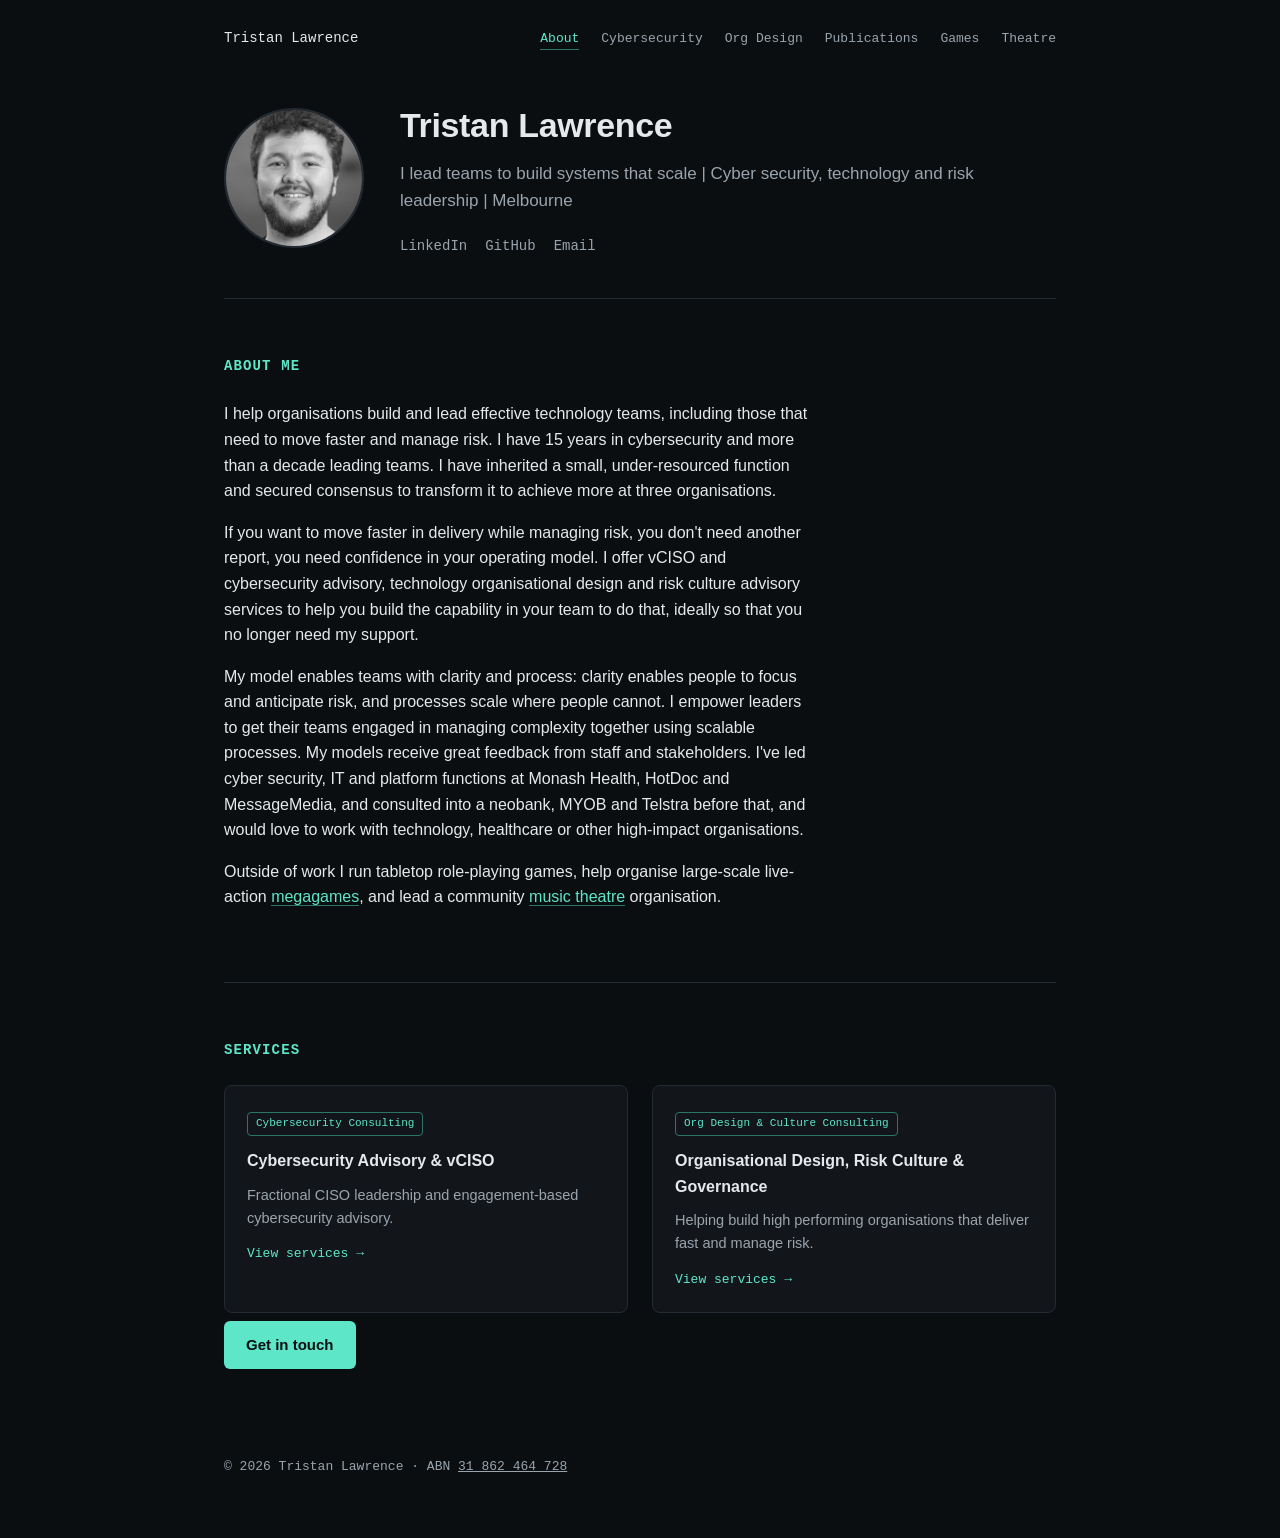
<file: index.html>
<!DOCTYPE html>
<html lang="en">
<head>
<meta charset="UTF-8">
<meta name="viewport" content="width=device-width, initial-scale=1.0">
<title>Tristan Lawrence — vCISO &amp; Risk Culture Consulting</title>
<meta name="description" content="Tristan Lawrence — vCISO advisory, organisational design and risk culture consulting. Melbourne, Australia.">
<link rel="stylesheet" href="assets/css/style.css">
</head>
<body>
<div class="wrap">
  <nav class="sitenav">
    <a class="brand" href="index.html">Tristan Lawrence</a>
    <ul>
      <li><a href="index.html" aria-current="page">About</a></li>
      <li><a href="cybersecurity-services.html">Cybersecurity</a></li>
      <li><a href="organisational-design.html">Org Design</a></li>
      <li><a href="publications.html">Publications</a></li>
      <li><a href="games.html">Games</a></li>
      <li><a href="theatre.html">Theatre</a></li>
    </ul>
  </nav>
  <header class="site">
    <div class="hero">
      <img src="assets/img/headshot.jpg" alt="Tristan Lawrence">
      <div>
        <h1>Tristan Lawrence</h1>
        <p class="tagline">I lead teams to build systems that scale | Cyber security, technology and risk leadership | Melbourne</p>
        <nav class="social">
          <a href="https://www.linkedin.com/in/tristandlawrence/">LinkedIn</a>
          <a href="https://github.com/tristandlawrence">GitHub</a>
          <a href="mailto:tristan_lawrence@hotmail.com">Email</a>
        </nav>
      </div>
    </div>
  </header>

  <section>
    <h2>About me</h2>
    <p>I help organisations build and lead effective technology teams, including those that need to move faster and manage risk. I have 15 years in cybersecurity and more than a decade leading teams. I have inherited a small, under-resourced function and secured consensus to transform it to achieve more at three organisations.</p>
    <p>If you want to move faster in delivery while managing risk, you don't need another report, you need confidence in your operating model. I offer vCISO and cybersecurity advisory, technology organisational design and risk culture advisory services to help you build the capability in your team to do that, ideally so that you no longer need my support.</p>
    <p>My model enables teams with clarity and process: clarity enables people to focus and anticipate risk, and processes scale where people cannot. I empower leaders to get their teams engaged in managing complexity together using scalable processes. My models receive great feedback from staff and stakeholders. I've led cyber security, IT and platform functions at Monash Health, HotDoc and MessageMedia, and consulted into a neobank, MYOB and Telstra before that, and would love to work with technology, healthcare or other high-impact organisations.</p>
    <p class="interests">Outside of work I run tabletop role-playing games, help organise large-scale live-action <a href="games.html">megagames</a>, and lead a community <a href="theatre.html">music theatre</a> organisation.</p>
  </section>

  <section>
    <h2>Services</h2>
    <div class="services">
      <a class="service service-link" href="cybersecurity-services.html">
        <span class="tag">Cybersecurity Consulting</span>
        <h3>Cybersecurity Advisory &amp; vCISO</h3>
        <p>Fractional CISO leadership and engagement-based cybersecurity advisory.</p>
        <span class="arrow">View services →</span>
      </a>
      <a class="service service-link" href="organisational-design.html">
        <span class="tag">Org Design &amp; Culture Consulting</span>
        <h3>Organisational Design, Risk Culture &amp; Governance</h3>
        <p>Helping build high performing organisations that deliver fast and manage risk.</p>
        <span class="arrow">View services →</span>
      </a>
    </div>
    <a class="cta" href="mailto:tristan_lawrence@hotmail.com">Get in touch</a>
  </section>

  <footer class="site">© 2026 Tristan Lawrence · ABN <a href="https://abr.business.gov.au/ABN/View?abn=31862464728">31 862 464 728</a></footer>
</div>
</body>
</html>
</file>
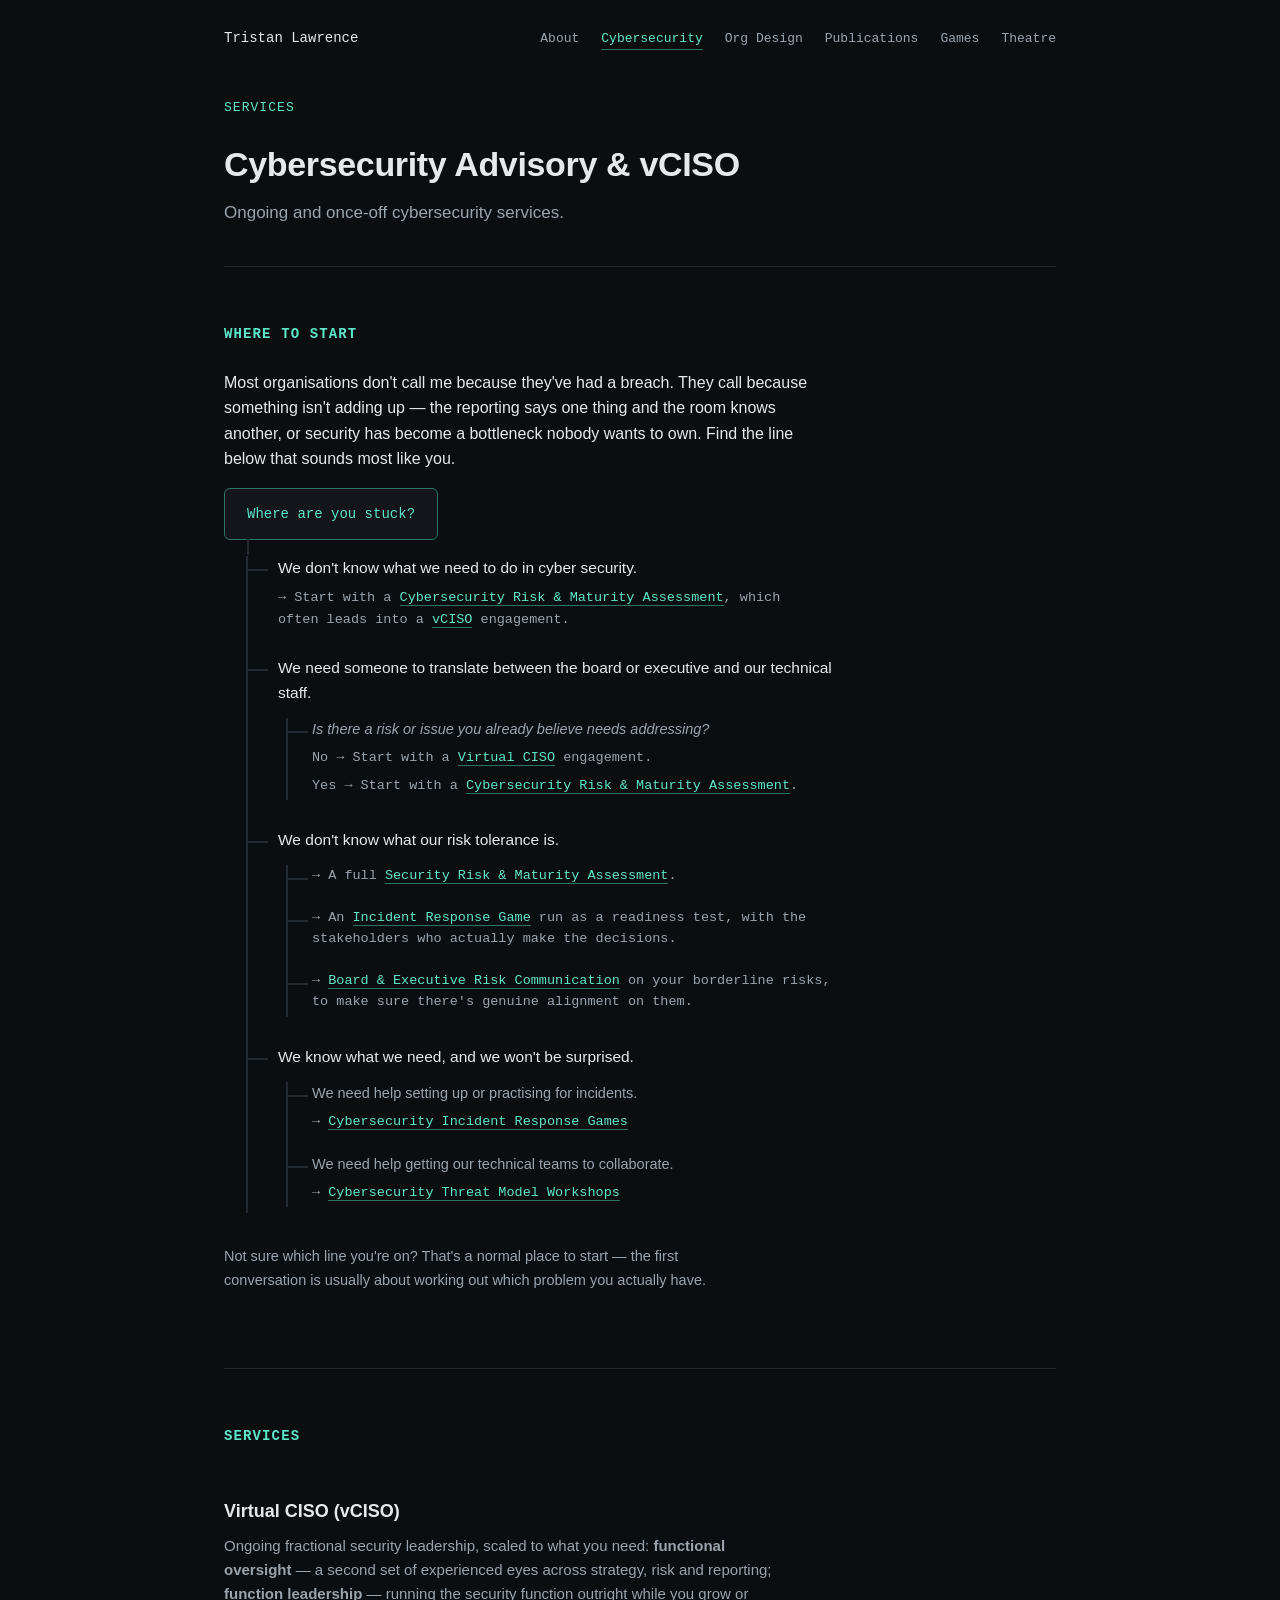
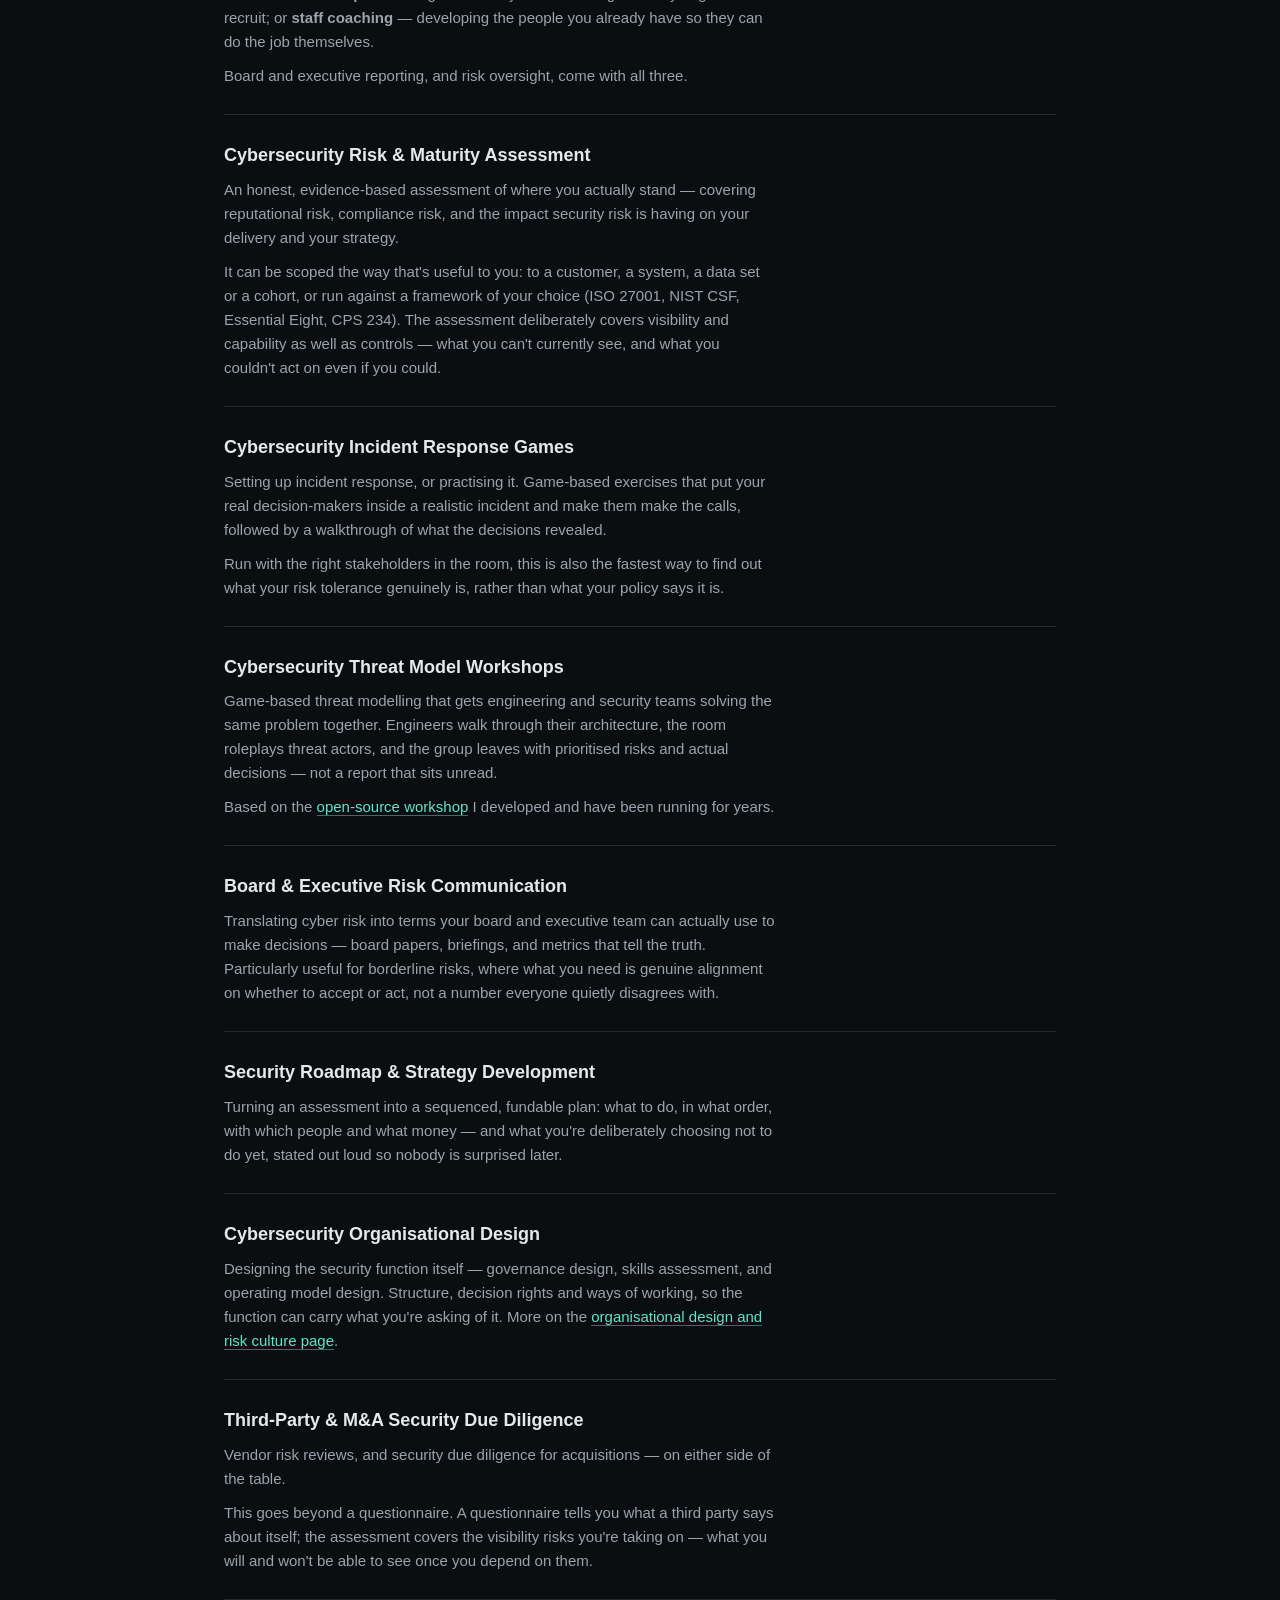
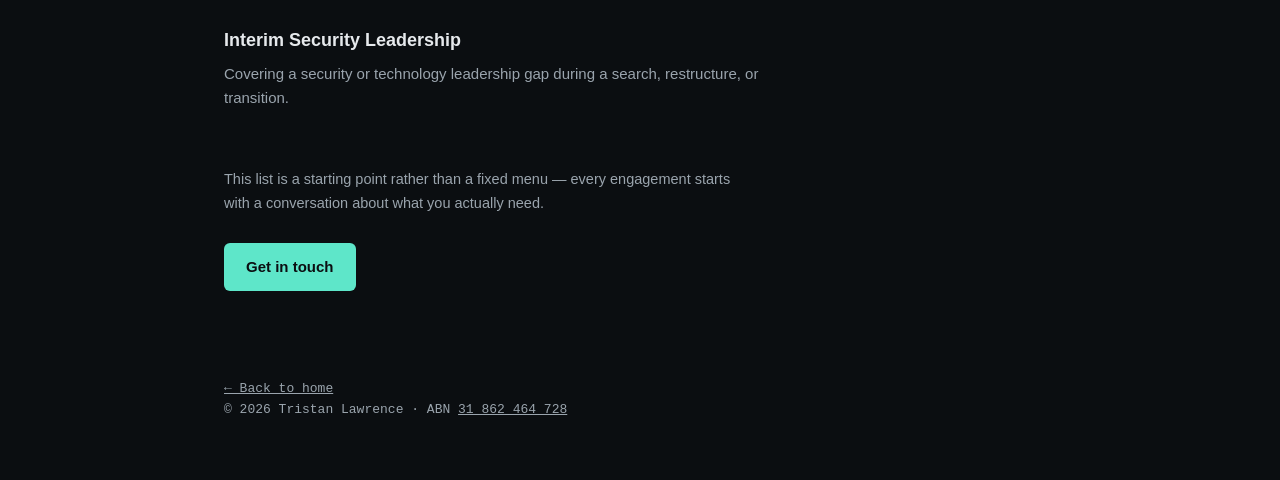
<file: cybersecurity-services.html>
<!DOCTYPE html>
<html lang="en">
<head>
<meta charset="UTF-8">
<meta name="viewport" content="width=device-width, initial-scale=1.0">
<title>Cybersecurity Advisory &amp; vCISO — Tristan Lawrence</title>
<link rel="stylesheet" href="assets/css/style.css">
</head>
<body>
<div class="wrap">
  <nav class="sitenav">
    <a class="brand" href="index.html">Tristan Lawrence</a>
    <ul>
      <li><a href="index.html">About</a></li>
      <li><a href="cybersecurity-services.html" aria-current="page">Cybersecurity</a></li>
      <li><a href="organisational-design.html">Org Design</a></li>
      <li><a href="publications.html">Publications</a></li>
      <li><a href="games.html">Games</a></li>
      <li><a href="theatre.html">Theatre</a></li>
    </ul>
  </nav>
  <header class="site">
    <p class="eyebrow">Services</p>
    <h1>Cybersecurity Advisory &amp; vCISO</h1>
    <p class="tagline">Ongoing and once-off cybersecurity services.</p>
  </header>

  <section>
    <h2>Where to start</h2>
    <p>Most organisations don't call me because they've had a breach. They call because something isn't adding up — the reporting says one thing and the room knows another, or security has become a bottleneck nobody wants to own. Find the line below that sounds most like you.</p>
    <div class="flow-start">Where are you stuck?</div>
    <ul class="flow-branches">

      <li class="flow-branch">
        <p class="flow-problem">We don't know what we need to do in cyber security.</p>
        <p class="flow-answer">→ Start with a <a href="#maturity">Cybersecurity Risk &amp; Maturity Assessment</a>, which often leads into a <a href="#vciso">vCISO</a> engagement.</p>
      </li>

      <li class="flow-branch">
        <p class="flow-problem">We need someone to translate between the board or executive and our technical staff.</p>
        <ul class="flow-branches">
          <li class="flow-branch">
            <p class="flow-q">Is there a risk or issue you already believe needs addressing?</p>
            <p class="flow-answer">No → Start with a <a href="#vciso">Virtual CISO</a> engagement.</p>
            <p class="flow-answer" style="margin-top:6px;">Yes → Start with a <a href="#maturity">Cybersecurity Risk &amp; Maturity Assessment</a>.</p>
          </li>
        </ul>
      </li>

      <li class="flow-branch">
        <p class="flow-problem">We don't know what our risk tolerance is.</p>
        <ul class="flow-branches">
          <li class="flow-branch">
            <p class="flow-answer">→ A full <a href="#maturity">Security Risk &amp; Maturity Assessment</a>.</p>
          </li>
          <li class="flow-branch">
            <p class="flow-answer">→ An <a href="#ir">Incident Response Game</a> run as a readiness test, with the stakeholders who actually make the decisions.</p>
          </li>
          <li class="flow-branch">
            <p class="flow-answer">→ <a href="#board">Board &amp; Executive Risk Communication</a> on your borderline risks, to make sure there's genuine alignment on them.</p>
          </li>
        </ul>
      </li>

      <li class="flow-branch">
        <p class="flow-problem">We know what we need, and we won't be surprised.</p>
        <ul class="flow-branches">
          <li class="flow-branch">
            <p class="flow-problem">We need help setting up or practising for incidents.</p>
            <p class="flow-answer">→ <a href="#ir">Cybersecurity Incident Response Games</a></p>
          </li>
          <li class="flow-branch">
            <p class="flow-problem">We need help getting our technical teams to collaborate.</p>
            <p class="flow-answer">→ <a href="#threatmodel">Cybersecurity Threat Model Workshops</a></p>
          </li>
        </ul>
      </li>

    </ul>
    <p class="note">Not sure which line you're on? That's a normal place to start — the first conversation is usually about working out which problem you actually have.</p>
  </section>

  <section>
    <h2>Services</h2>
    <div class="offer-list">

      <div class="offer" id="vciso">
        <h3>Virtual CISO (vCISO)</h3>
        <p>Ongoing fractional security leadership, scaled to what you need: <strong>functional oversight</strong> — a second set of experienced eyes across strategy, risk and reporting; <strong>function leadership</strong> — running the security function outright while you grow or recruit; or <strong>staff coaching</strong> — developing the people you already have so they can do the job themselves.</p>
        <p style="margin-top:10px;">Board and executive reporting, and risk oversight, come with all three.</p>
      </div>

      <div class="offer" id="maturity">
        <h3>Cybersecurity Risk &amp; Maturity Assessment</h3>
        <p>An honest, evidence-based assessment of where you actually stand — covering reputational risk, compliance risk, and the impact security risk is having on your delivery and your strategy.</p>
        <p style="margin-top:10px;">It can be scoped the way that's useful to you: to a customer, a system, a data set or a cohort, or run against a framework of your choice (ISO 27001, NIST CSF, Essential Eight, CPS 234). The assessment deliberately covers visibility and capability as well as controls — what you can't currently see, and what you couldn't act on even if you could.</p>
      </div>

      <div class="offer" id="ir">
        <h3>Cybersecurity Incident Response Games</h3>
        <p>Setting up incident response, or practising it. Game-based exercises that put your real decision-makers inside a realistic incident and make them make the calls, followed by a walkthrough of what the decisions revealed.</p>
        <p style="margin-top:10px;">Run with the right stakeholders in the room, this is also the fastest way to find out what your risk tolerance genuinely is, rather than what your policy says it is.</p>
      </div>

      <div class="offer" id="threatmodel">
        <h3>Cybersecurity Threat Model Workshops</h3>
        <p>Game-based threat modelling that gets engineering and security teams solving the same problem together. Engineers walk through their architecture, the room roleplays threat actors, and the group leaves with prioritised risks and actual decisions — not a report that sits unread.</p>
        <p style="margin-top:10px;">Based on the <a href="https://github.com/tristandlawrence/threat-modelling">open-source workshop</a> I developed and have been running for years.</p>
      </div>

      <div class="offer" id="board">
        <h3>Board &amp; Executive Risk Communication</h3>
        <p>Translating cyber risk into terms your board and executive team can actually use to make decisions — board papers, briefings, and metrics that tell the truth. Particularly useful for borderline risks, where what you need is genuine alignment on whether to accept or act, not a number everyone quietly disagrees with.</p>
      </div>

      <div class="offer" id="strategy">
        <h3>Security Roadmap &amp; Strategy Development</h3>
        <p>Turning an assessment into a sequenced, fundable plan: what to do, in what order, with which people and what money — and what you're deliberately choosing not to do yet, stated out loud so nobody is surprised later.</p>
      </div>

      <div class="offer" id="orgdesign">
        <h3>Cybersecurity Organisational Design</h3>
        <p>Designing the security function itself — governance design, skills assessment, and operating model design. Structure, decision rights and ways of working, so the function can carry what you're asking of it. More on the <a href="organisational-design.html">organisational design and risk culture page</a>.</p>
      </div>

      <div class="offer" id="diligence">
        <h3>Third-Party &amp; M&amp;A Security Due Diligence</h3>
        <p>Vendor risk reviews, and security due diligence for acquisitions — on either side of the table.</p>
        <p style="margin-top:10px;">This goes beyond a questionnaire. A questionnaire tells you what a third party says about itself; the assessment covers the visibility risks you're taking on — what you will and won't be able to see once you depend on them.</p>
      </div>

      <div class="offer" id="interim">
        <h3>Interim Security Leadership</h3>
        <p>Covering a security or technology leadership gap during a search, restructure, or transition.</p>
      </div>

    </div>
    <p class="note">This list is a starting point rather than a fixed menu — every engagement starts with a conversation about what you actually need.</p>
    <a class="cta" href="mailto:tristan_lawrence@hotmail.com">Get in touch</a>
  </section>

  <footer class="site"><a href="index.html">← Back to home</a><br>© 2026 Tristan Lawrence · ABN <a href="https://abr.business.gov.au/ABN/View?abn=31862464728">31 862 464 728</a></footer>
</div>
</body>
</html>
</file>
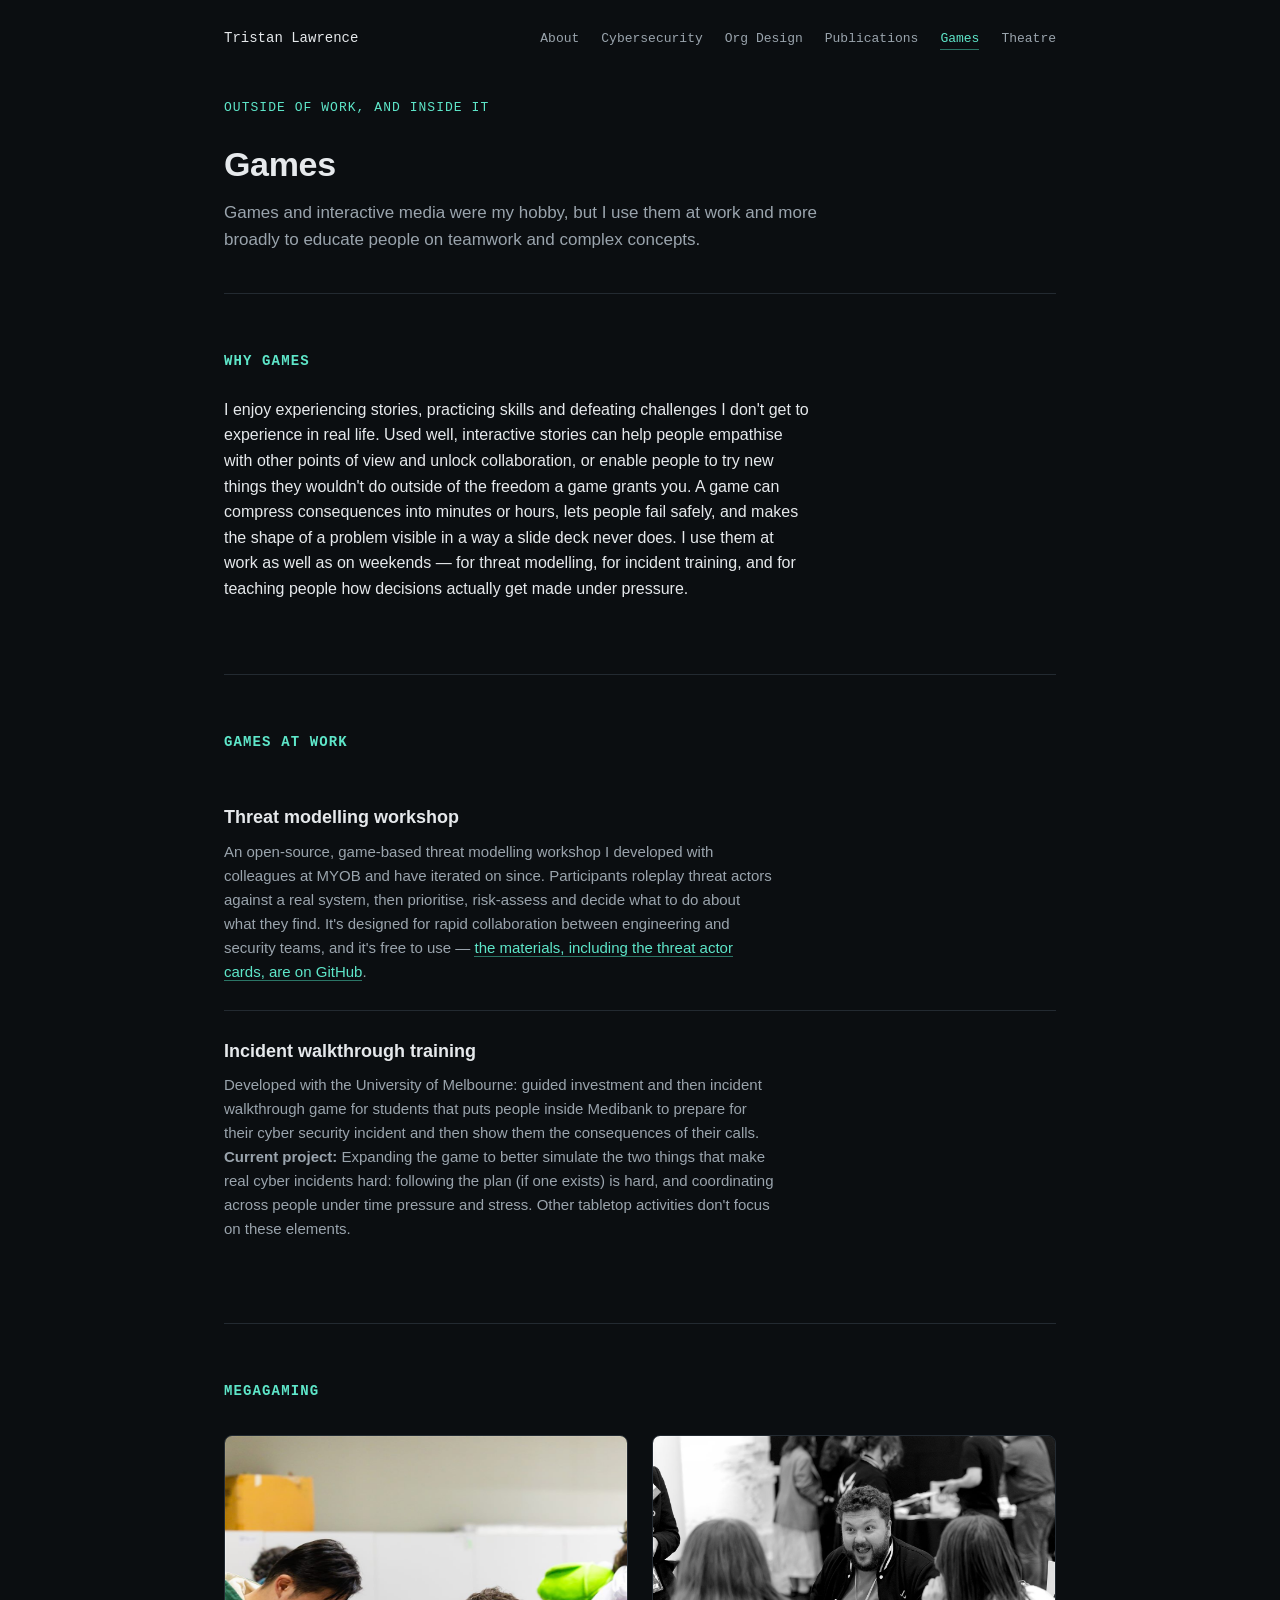
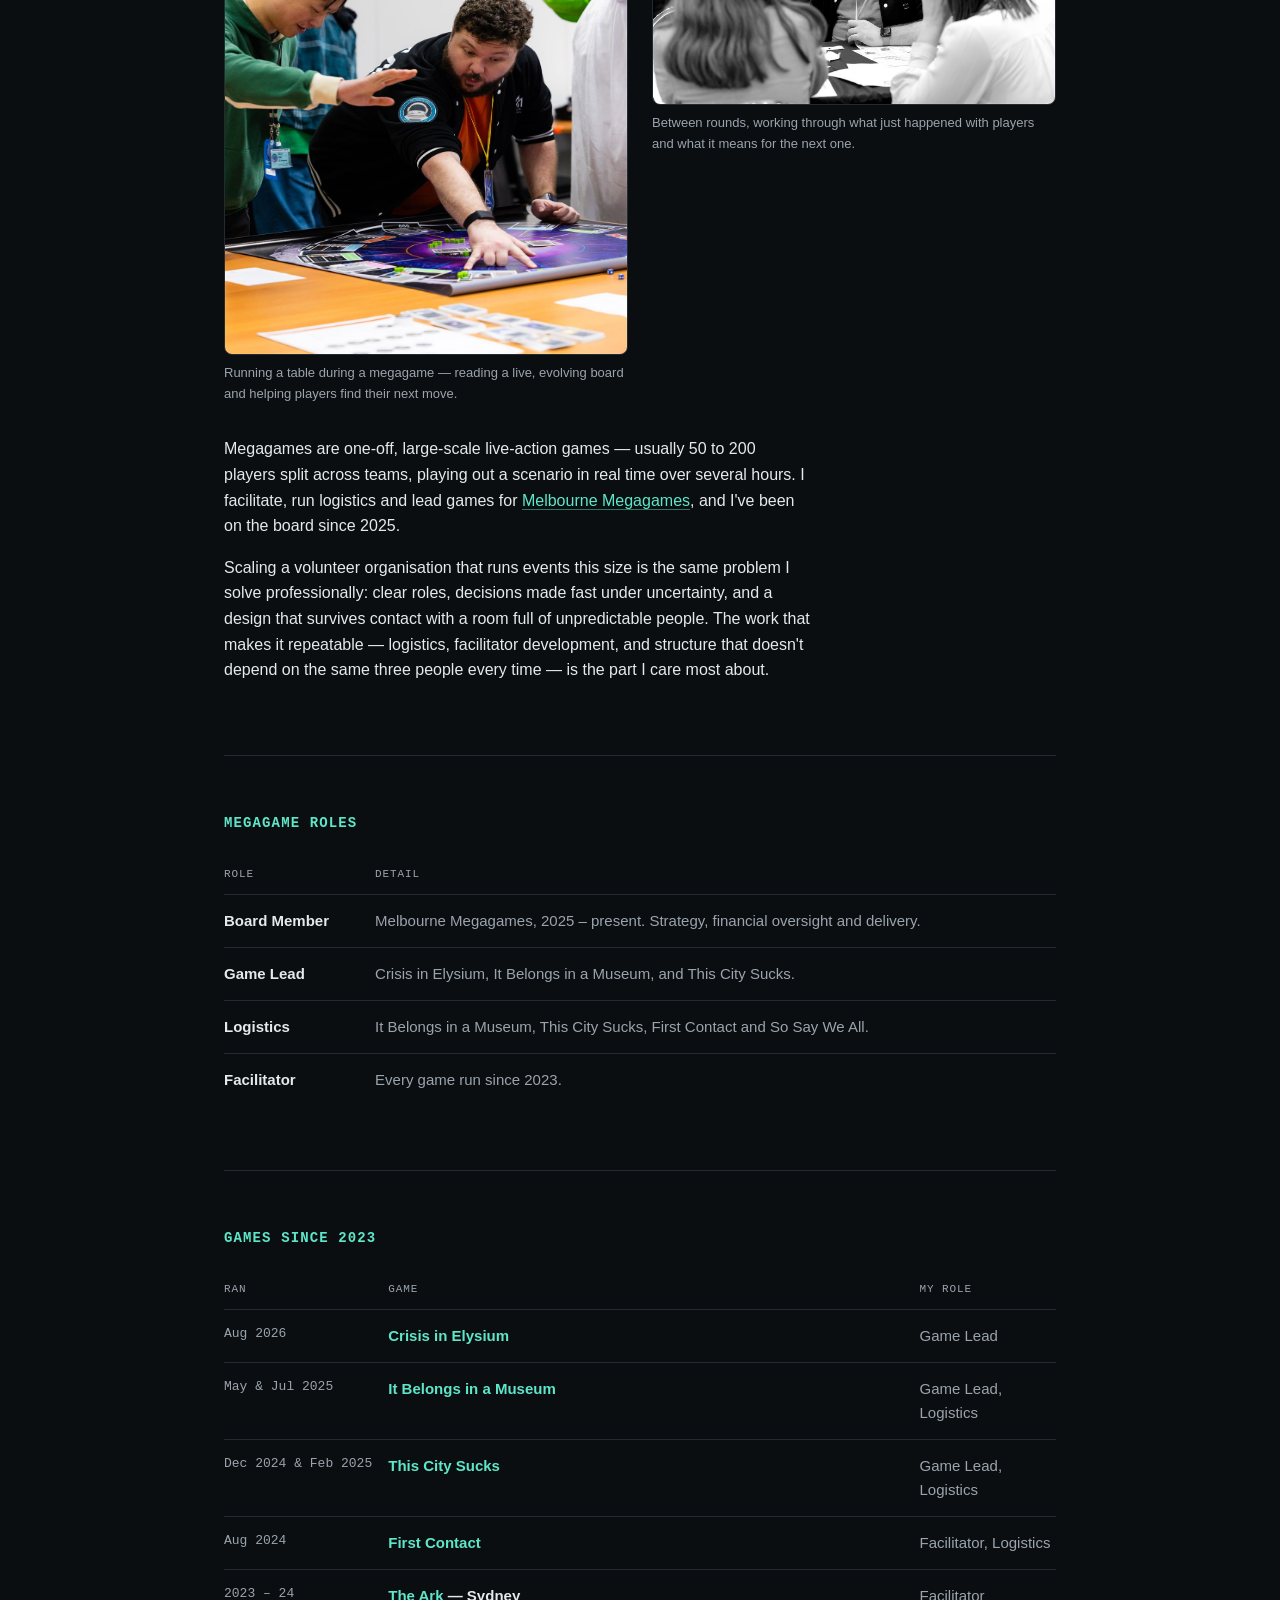
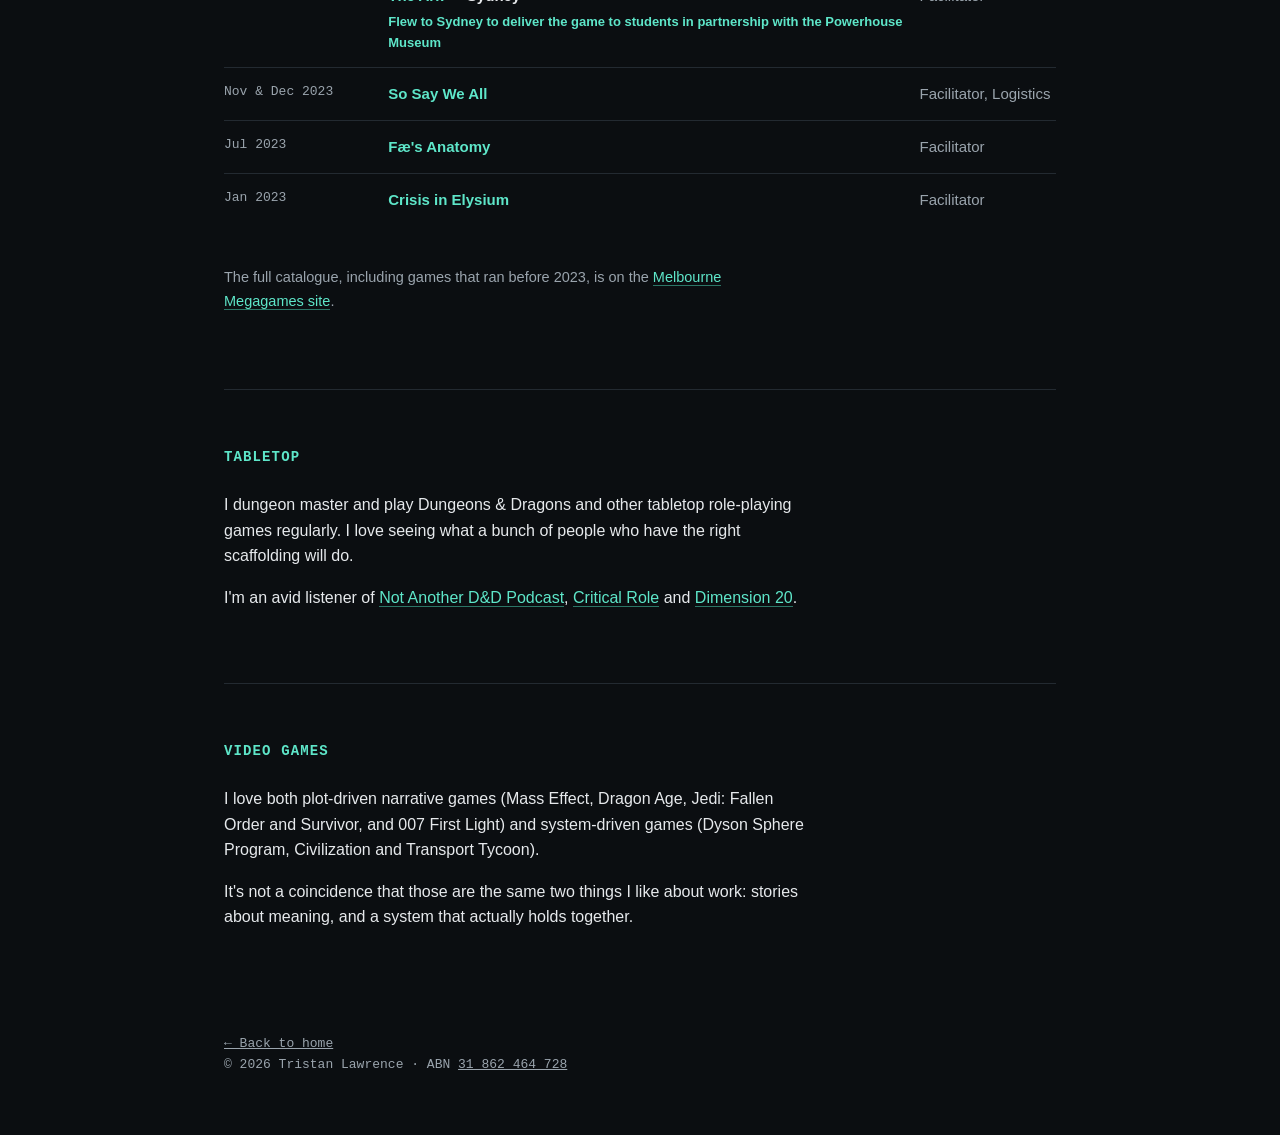
<file: games.html>
<!DOCTYPE html>
<html lang="en">
<head>
<meta charset="UTF-8">
<meta name="viewport" content="width=device-width, initial-scale=1.0">
<title>Games — Tristan Lawrence</title>
<link rel="stylesheet" href="assets/css/style.css">
</head>
<body>
<div class="wrap">
  <nav class="sitenav">
    <a class="brand" href="index.html">Tristan Lawrence</a>
    <ul>
      <li><a href="index.html">About</a></li>
      <li><a href="cybersecurity-services.html">Cybersecurity</a></li>
      <li><a href="organisational-design.html">Org Design</a></li>
      <li><a href="publications.html">Publications</a></li>
      <li><a href="games.html" aria-current="page">Games</a></li>
      <li><a href="theatre.html">Theatre</a></li>
    </ul>
  </nav>
  <header class="site">
    <p class="eyebrow">Outside of work, and inside it</p>
    <h1>Games</h1>
    <p class="tagline">Games and interactive media were my hobby, but I use them at work and more broadly to educate people on teamwork and complex concepts.</p>
  </header>

  <section>
    <h2>Why games</h2>
    <p>I enjoy experiencing stories, practicing skills and defeating challenges I don't get to experience in real life. Used well, interactive stories can help people empathise with other points of view and unlock collaboration, or enable people to try new things they wouldn't do outside of the freedom a game grants you. A game can compress consequences into minutes or hours, lets people fail safely, and makes the shape of a problem visible in a way a slide deck never does. I use them at work as well as on weekends — for threat modelling, for incident training, and for teaching people how decisions actually get made under pressure.</p>
  </section>

  <section>
    <h2>Games at work</h2>
    <div class="offer-list">
      <div class="offer">
        <h3>Threat modelling workshop</h3>
        <p>An open-source, game-based threat modelling workshop I developed with colleagues at MYOB and have iterated on since. Participants roleplay threat actors against a real system, then prioritise, risk-assess and decide what to do about what they find. It's designed for rapid collaboration between engineering and security teams, and it's free to use — <a href="https://github.com/tristandlawrence/threat-modelling">the materials, including the threat actor cards, are on GitHub</a>.</p>
      </div>
      <div class="offer">
        <h3>Incident walkthrough training</h3>
        <p>Developed with the University of Melbourne: guided investment and then incident walkthrough game for students that puts people inside Medibank to prepare for their cyber security incident and then show them the consequences of their calls.</p>
        <p><strong>Current project:</strong> Expanding the game to better simulate the two things that make real cyber incidents hard: following the plan (if one exists) is hard, and coordinating across people under time pressure and stress. Other tabletop activities don't focus on these elements.</p>
      </div>
    </div>
  </section>

  <section class="photo-page">
    <h2>Megagaming</h2>
    <div class="gallery">
      <figure>
        <img src="assets/img/megagame-1.jpg" alt="Tristan pointing at a game board during a live megagame session">
        <figcaption>Running a table during a megagame — reading a live, evolving board and helping players find their next move.</figcaption>
      </figure>
      <figure>
        <img src="assets/img/megagame-2.jpg" alt="Tristan talking with players during a megagame event">
        <figcaption>Between rounds, working through what just happened with players and what it means for the next one.</figcaption>
      </figure>
    </div>
    <p style="margin-top:32px;">Megagames are one-off, large-scale live-action games — usually 50 to 200 players split across teams, playing out a scenario in real time over several hours. I facilitate, run logistics and lead games for <a href="https://www.melbournemegagames.com/">Melbourne Megagames</a>, and I've been on the board since 2025.</p>
    <p>Scaling a volunteer organisation that runs events this size is the same problem I solve professionally: clear roles, decisions made fast under uncertainty, and a design that survives contact with a room full of unpredictable people. The work that makes it repeatable — logistics, facilitator development, and structure that doesn't depend on the same three people every time — is the part I care most about.</p>
  </section>

  <section>
    <h2>Megagame roles</h2>
    <div class="table-scroll">
      <table class="credits">
        <thead>
          <tr><th>Role</th><th>Detail</th></tr>
        </thead>
        <tbody>
          <tr><td class="show">Board Member</td><td class="role">Melbourne Megagames, 2025 – present. Strategy, financial oversight and delivery.</td></tr>
          <tr><td class="show">Game Lead</td><td class="role">Crisis in Elysium, It Belongs in a Museum, and This City Sucks.</td></tr>
          <tr><td class="show">Logistics</td><td class="role">It Belongs in a Museum, This City Sucks, First Contact and So Say We All.</td></tr>
          <tr><td class="show">Facilitator</td><td class="role">Every game run since 2023.</td></tr>
        </tbody>
      </table>
    </div>
  </section>

  <section>
    <h2>Games since 2023</h2>
    <div class="table-scroll">
      <table class="credits">
        <thead>
          <tr><th>Ran</th><th>Game</th><th>My role</th></tr>
        </thead>
        <tbody>
          <tr>
            <td class="year">Aug 2026</td>
            <td class="show"><a href="https://www.melbournemegagames.com/crisis-in-elysium">Crisis in Elysium</a></td>
            <td class="role">Game Lead</td>
          </tr>
          <tr>
            <td class="year">May &amp; Jul 2025</td>
            <td class="show"><a href="https://www.melbournemegagames.com/it-belongs-in-a-museum">It Belongs in a Museum</a></td>
            <td class="role">Game Lead, Logistics</td>
          </tr>
          <tr>
            <td class="year">Dec 2024 &amp; Feb 2025</td>
            <td class="show"><a href="https://www.melbournemegagames.com/this-city-sucks">This City Sucks</a></td>
            <td class="role">Game Lead, Logistics</td>
          </tr>
          <tr>
            <td class="year">Aug 2024</td>
            <td class="show"><a href="https://www.melbournemegagames.com/first-contact">First Contact</a></td>
            <td class="role">Facilitator, Logistics</td>
          </tr>
          <tr>
            <td class="year">2023 – 24</td>
            <td class="show"><a href="https://www.melbournemegagames.com/the-ark">The Ark</a> — Sydney<span class="note-inline">Flew to Sydney to deliver the game to students in partnership with the Powerhouse Museum</span></td>
            <td class="role">Facilitator</td>
          </tr>
          <tr>
            <td class="year">Nov &amp; Dec 2023</td>
            <td class="show"><a href="https://www.melbournemegagames.com/so-say-we-all">So Say We All</a></td>
            <td class="role">Facilitator, Logistics</td>
          </tr>
          <tr>
            <td class="year">Jul 2023</td>
            <td class="show"><a href="https://www.melbournemegagames.com/fae-s-anatomy">Fæ's Anatomy</a></td>
            <td class="role">Facilitator</td>
          </tr>
          <tr>
            <td class="year">Jan 2023</td>
            <td class="show"><a href="https://www.melbournemegagames.com/crisis-in-elysium">Crisis in Elysium</a></td>
            <td class="role">Facilitator</td>
          </tr>
        </tbody>
      </table>
    </div>
    <p class="note">The full catalogue, including games that ran before 2023, is on the <a href="https://www.melbournemegagames.com/games">Melbourne Megagames site</a>.</p>
  </section>

  <section>
    <h2>Tabletop</h2>
    <p>I dungeon master and play Dungeons &amp; Dragons and other tabletop role-playing games regularly. I love seeing what a bunch of people who have the right scaffolding will do.</p>
    <p>I'm an avid listener of <a href="https://naddpod.com/">Not Another D&amp;D Podcast</a>, <a href="https://critrole.com/">Critical Role</a> and <a href="https://www.dimension20.com/">Dimension 20</a>.</p>
  </section>

  <section>
    <h2>Video games</h2>
    <p>I love both plot-driven narrative games (Mass Effect, Dragon Age, Jedi: Fallen Order and Survivor, and 007 First Light) and system-driven games (Dyson Sphere Program, Civilization and Transport Tycoon).</p>
    <p>It's not a coincidence that those are the same two things I like about work: stories about meaning, and a system that actually holds together.</p>
  </section>

  <footer class="site"><a href="index.html">← Back to home</a><br>© 2026 Tristan Lawrence · ABN <a href="https://abr.business.gov.au/ABN/View?abn=31862464728">31 862 464 728</a></footer>
</div>
</body>
</html>
</file>
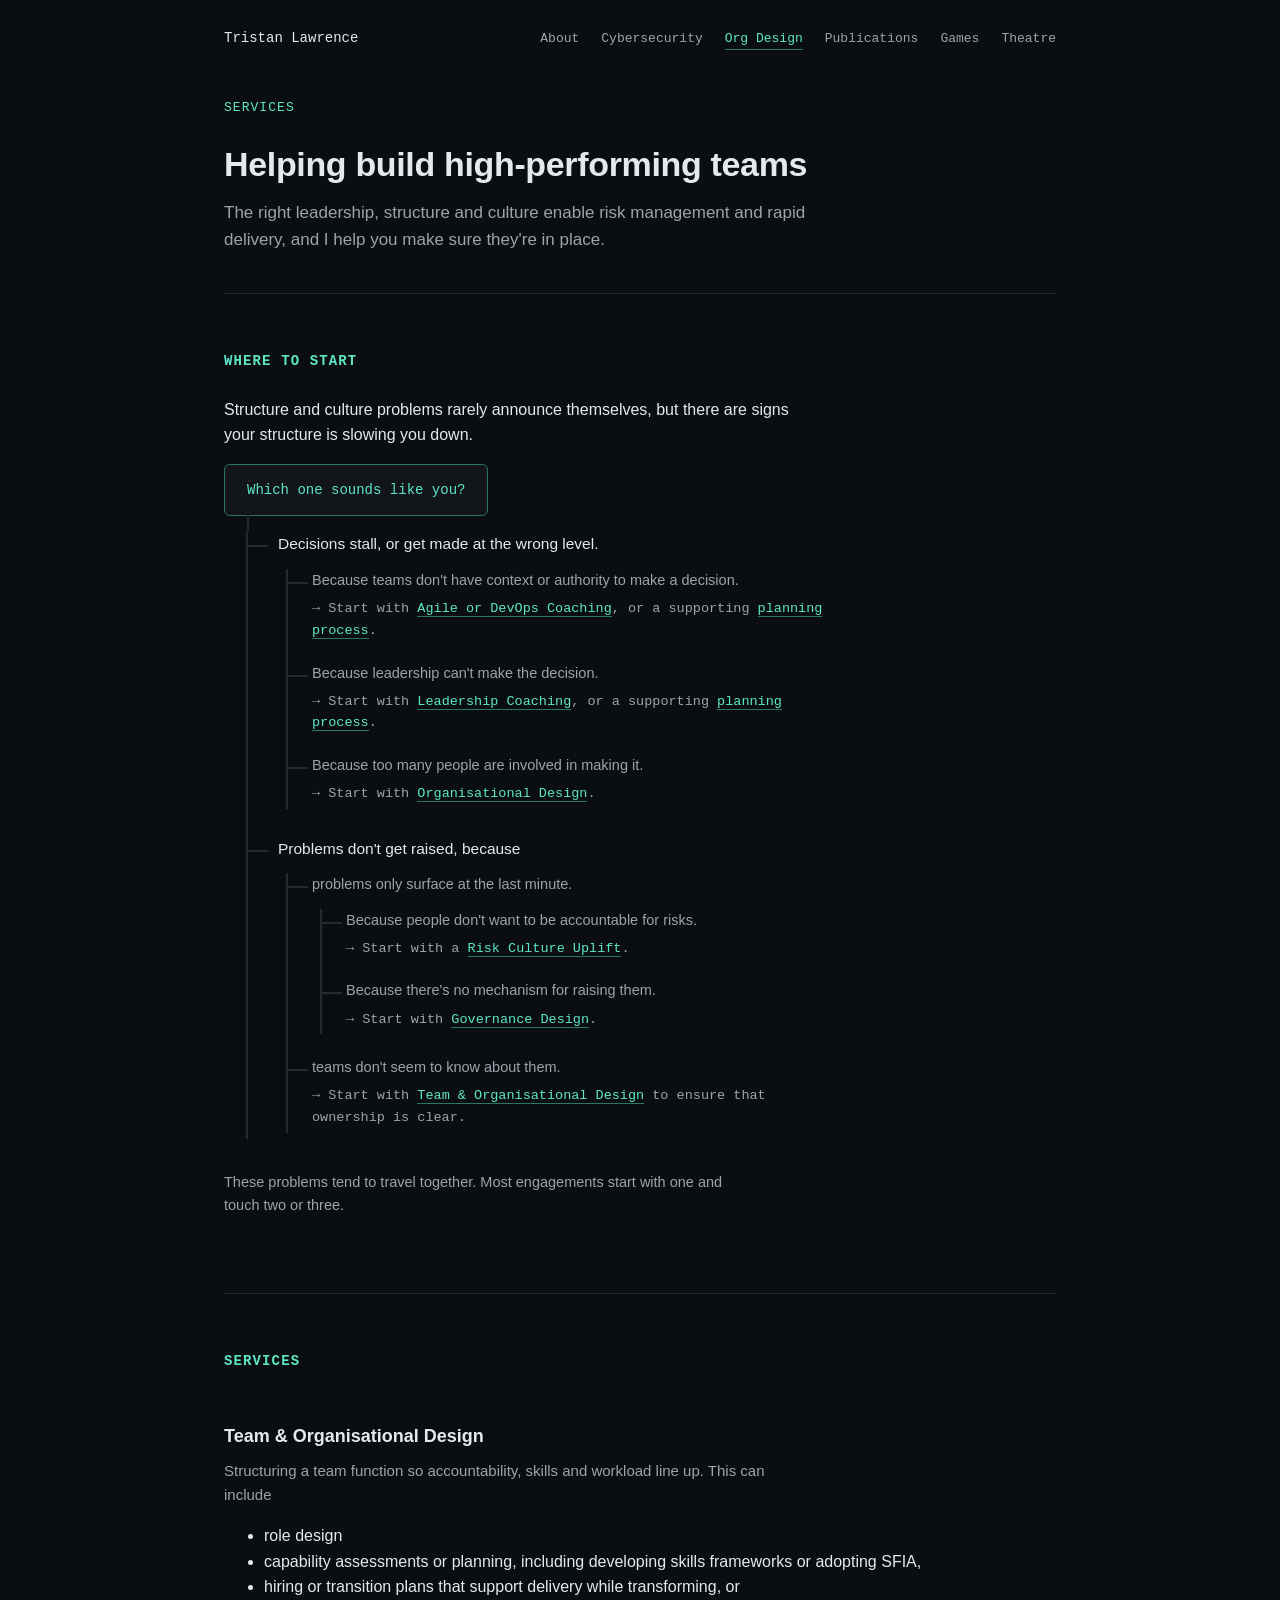
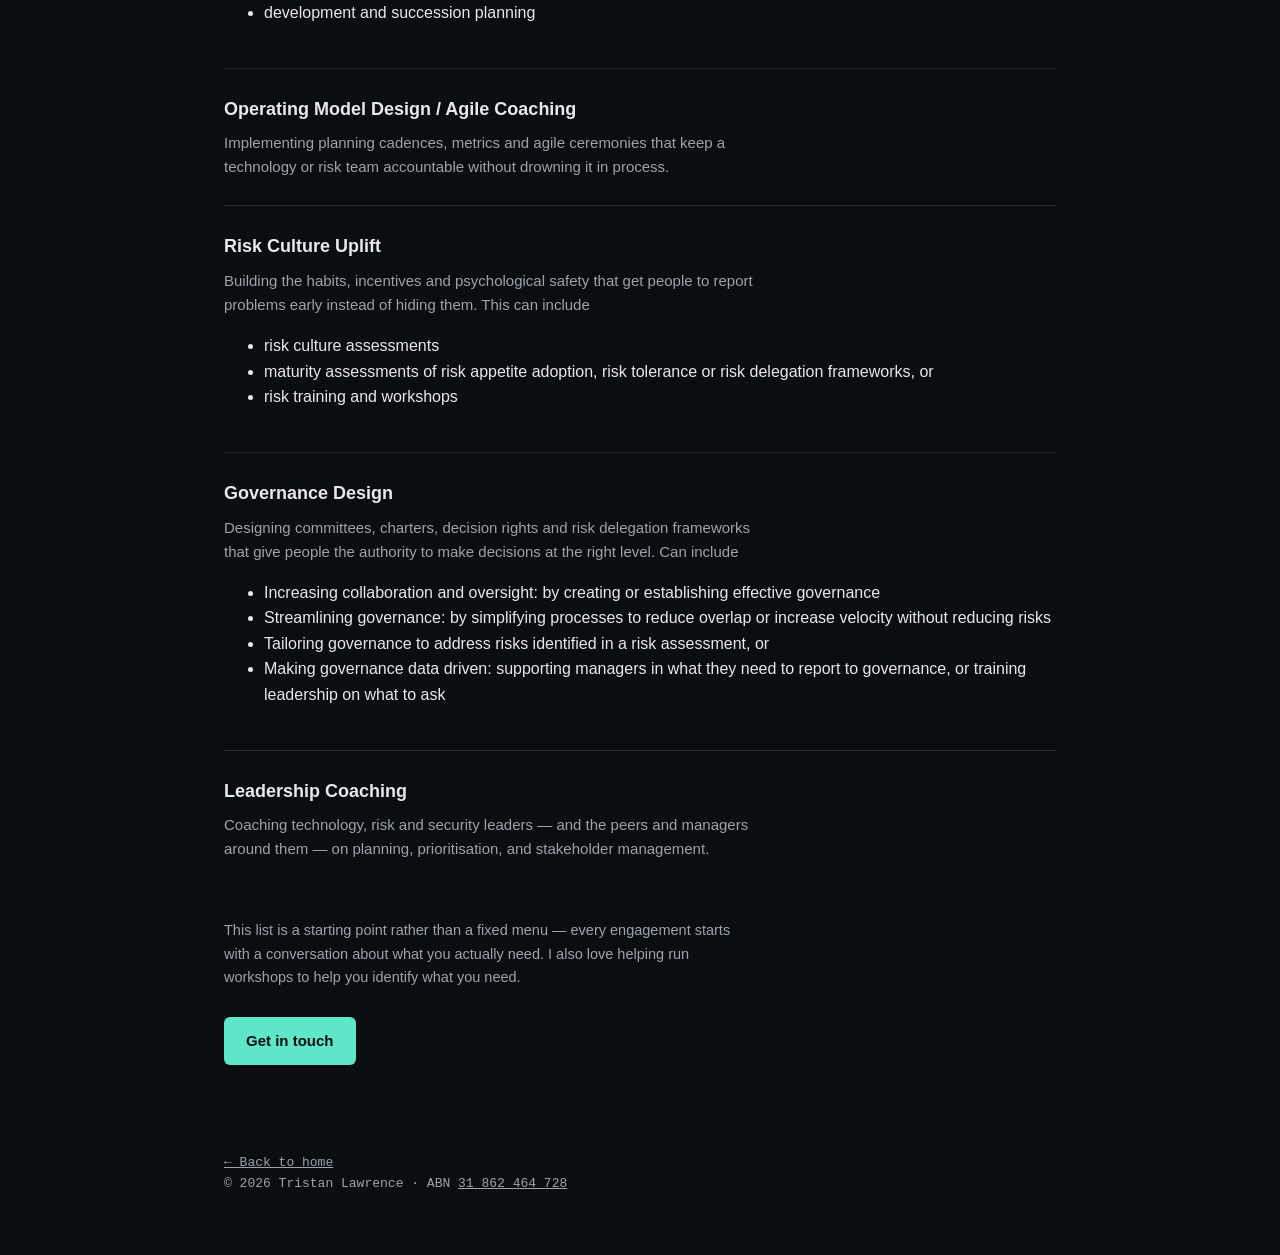
<file: organisational-design.html>
<!DOCTYPE html>
<html lang="en">
<head>
<meta charset="UTF-8">
<meta name="viewport" content="width=device-width, initial-scale=1.0">
<title>Helping build high-performing teams — Tristan Lawrence</title>
<link rel="stylesheet" href="assets/css/style.css">
</head>
<body>
<div class="wrap">
  <nav class="sitenav">
    <a class="brand" href="index.html">Tristan Lawrence</a>
    <ul>
      <li><a href="index.html">About</a></li>
      <li><a href="cybersecurity-services.html">Cybersecurity</a></li>
      <li><a href="organisational-design.html" aria-current="page">Org Design</a></li>
      <li><a href="publications.html">Publications</a></li>
      <li><a href="games.html">Games</a></li>
      <li><a href="theatre.html">Theatre</a></li>
    </ul>
  </nav>
  <header class="site">
    <p class="eyebrow">Services</p>
    <h1>Helping build high-performing teams</h1>
    <p class="tagline">The right leadership, structure and culture enable risk management and rapid delivery, and I help you make sure they're in place.</p>
  </header>

  <section>
    <h2>Where to start</h2>
    <p>Structure and culture problems rarely announce themselves, but there are signs your structure is slowing you down.</p>
    <div class="flow-start">Which one sounds like you?</div>
    <ul class="flow-branches">

      <li class="flow-branch">
        <p class="flow-problem">Decisions stall, or get made at the wrong level.</p>
        <ul class="flow-branches">
          <li class="flow-branch">
            <p class="flow-problem">Because teams don't have context or authority to make a decision.</p>
            <p class="flow-answer">→ Start with <a href="#operating">Agile or DevOps Coaching</a>, or a supporting <a href="#operating">planning process</a>.</p>
          </li>
          <li class="flow-branch">
            <p class="flow-problem">Because leadership can't make the decision.</p>
            <p class="flow-answer">→ Start with <a href="#coaching">Leadership Coaching</a>, or a supporting <a href="#operating">planning process</a>.</p>
          </li>
          <li class="flow-branch">
            <p class="flow-problem">Because too many people are involved in making it.</p>
            <p class="flow-answer">→ Start with <a href="#orgdesign">Organisational Design</a>.</p>
          </li>

        </ul>
      </li>

      <li class="flow-branch">
        <p class="flow-problem">Problems don't get raised, because</p>
        <ul class="flow-branches">
          <li class="flow-branch">
            <p class="flow-problem">problems only surface at the last minute.</p>
            <ul class="flow-branches">
              <li class="flow-branch">
                <p class="flow-problem">Because people don't want to be accountable for risks.</p>
                <p class="flow-answer">→ Start with a <a href="#culture">Risk Culture Uplift</a>.</p>
              </li>
              <li class="flow-branch">
                <p class="flow-problem">Because there's no mechanism for raising them.</p>
                <p class="flow-answer">→ Start with <a href="#governance">Governance Design</a>.</p>
              </li>
            </ul>
          </li>
          <li class="flow-branch">
            <p class="flow-problem">teams don't seem to know about them.</p>
            <p class="flow-answer">→ Start with <a href="#orgdesign">Team &amp; Organisational Design</a> to ensure that ownership is clear.</p>
          </li>
        </ul>
      </li>

    </ul>
    <p class="note">These problems tend to travel together. Most engagements start with one and touch two or three.</p>
  </section>

  <section>
    <h2>Services</h2>
    <div class="offer-list">
      <div class="offer" id="orgdesign">
        <h3>Team &amp; Organisational Design</h3>
        <p>Structuring a team function so accountability, skills and workload line up. This can include</p>
        <ul>
          <li>role design</li>
          <li>capability assessments or planning, including developing skills frameworks or adopting SFIA,</li>
          <li>hiring or transition plans that support delivery while transforming, or</li>
          <li>development and succession planning</li>
        </ul>
      </div>
      <div class="offer" id="operating">
        <h3>Operating Model Design / Agile Coaching</h3>
        <p>Implementing planning cadences, metrics and agile ceremonies that keep a technology or risk team accountable without drowning it in process.</p>
      </div>
      <div class="offer" id="culture">
        <h3>Risk Culture Uplift</h3>
        <p>Building the habits, incentives and psychological safety that get people to report problems early instead of hiding them. This can include</p>
        <ul>
          <li>risk culture assessments</li>
          <li>maturity assessments of risk appetite adoption, risk tolerance or risk delegation frameworks, or</li>
          <li>risk training and workshops</li>
        </ul>
      </div>
      <div class="offer" id="governance">
        <h3>Governance Design</h3>
        <p>Designing committees, charters, decision rights and risk delegation frameworks that give people the authority to make decisions at the right level. Can include</p>
        <ul>
          <li>Increasing collaboration and oversight: by creating or establishing effective governance</li>
          <li>Streamlining governance: by simplifying processes to reduce overlap or increase velocity without reducing risks</li>
          <li>Tailoring governance to address risks identified in a risk assessment, or</li>
          <li>Making governance data driven: supporting managers in what they need to report to governance, or training leadership on what to ask</li>
        </ul>
      </div>
      <div class="offer" id="coaching">
        <h3>Leadership Coaching</h3>
        <p>Coaching technology, risk and security leaders — and the peers and managers around them — on planning, prioritisation, and stakeholder management.</p>
      </div>

    </div>
    <p class="note">This list is a starting point rather than a fixed menu — every engagement starts with a conversation about what you actually need. I also love helping run workshops to help you identify what you need.</p>
    <a class="cta" href="mailto:tristan_lawrence@hotmail.com">Get in touch</a>
  </section>

  <footer class="site"><a href="index.html">← Back to home</a><br>© 2026 Tristan Lawrence · ABN <a href="https://abr.business.gov.au/ABN/View?abn=31862464728">31 862 464 728</a></footer>
</div>
</body>
</html>
</file>
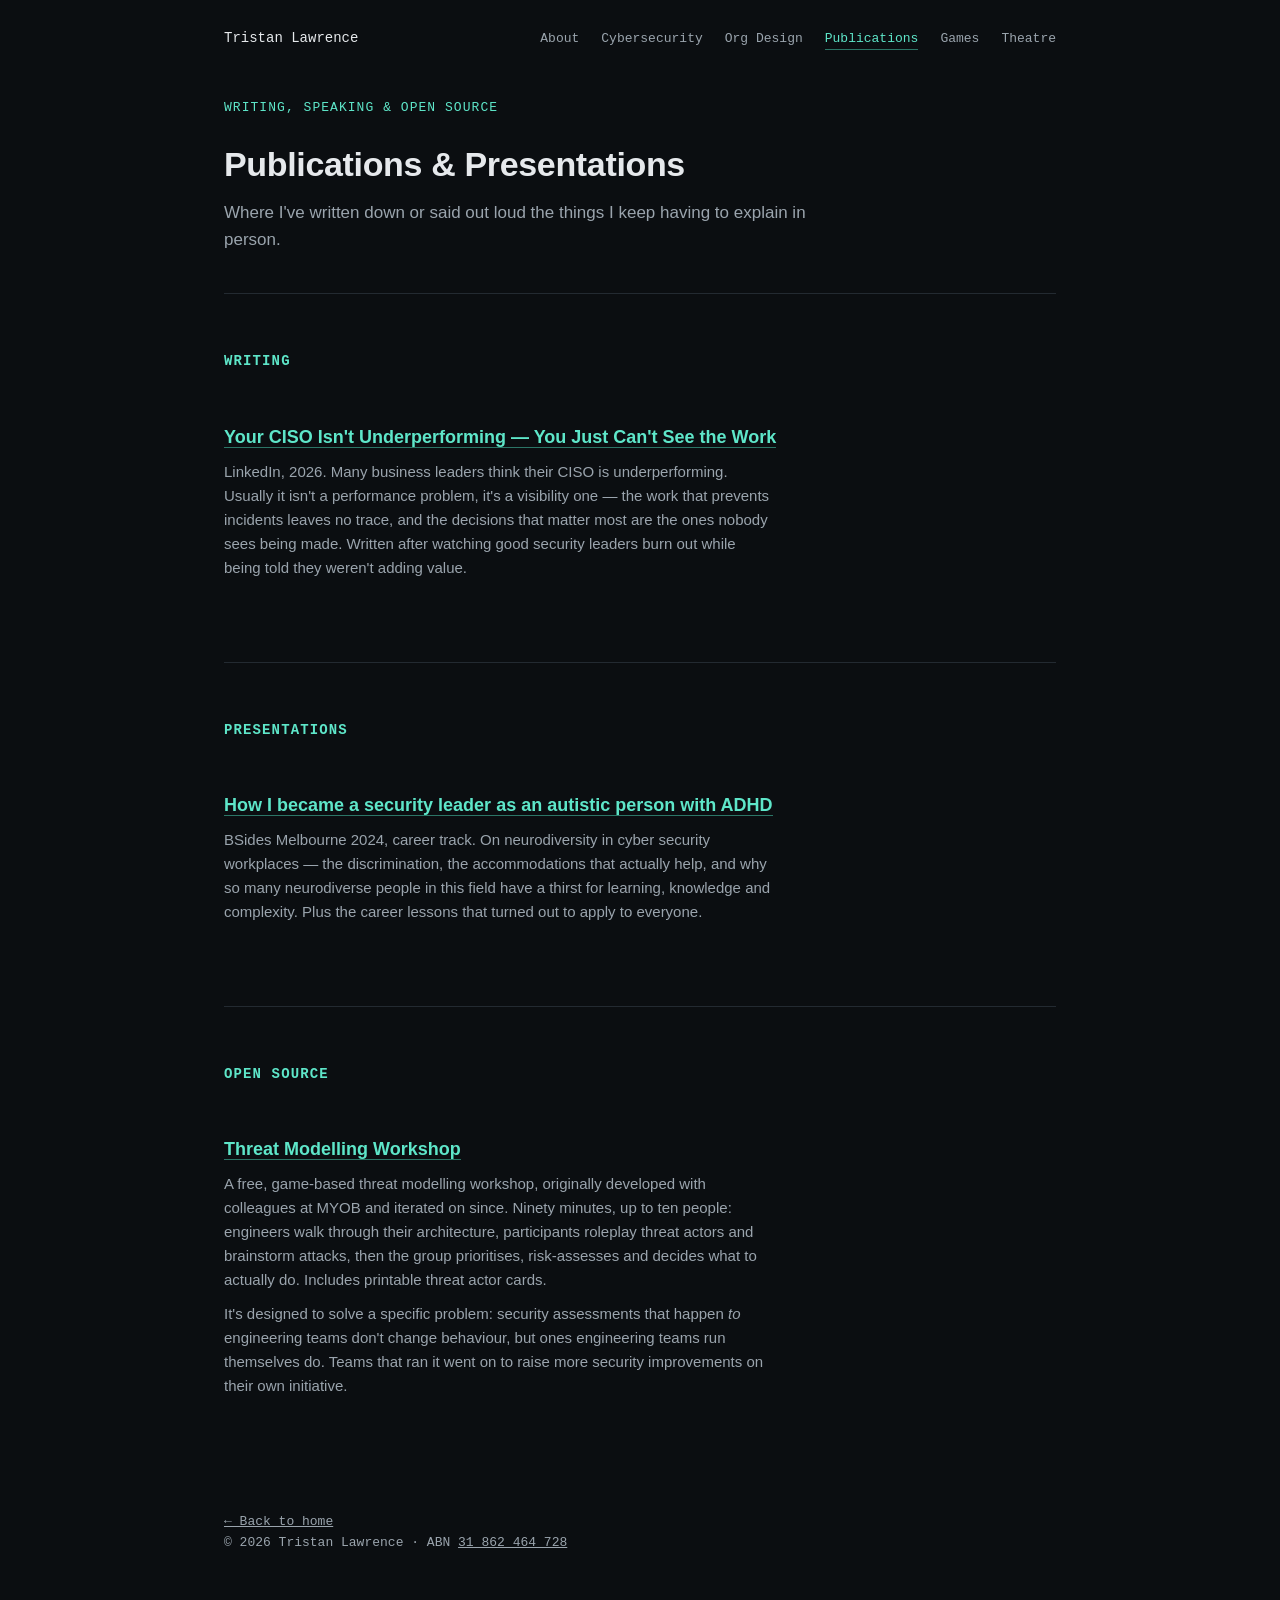
<file: publications.html>
<!DOCTYPE html>
<html lang="en">
<head>
<meta charset="UTF-8">
<meta name="viewport" content="width=device-width, initial-scale=1.0">
<title>Publications &amp; Presentations — Tristan Lawrence</title>
<link rel="stylesheet" href="assets/css/style.css">
</head>
<body>
<div class="wrap">
  <nav class="sitenav">
    <a class="brand" href="index.html">Tristan Lawrence</a>
    <ul>
      <li><a href="index.html">About</a></li>
      <li><a href="cybersecurity-services.html">Cybersecurity</a></li>
      <li><a href="organisational-design.html">Org Design</a></li>
      <li><a href="publications.html" aria-current="page">Publications</a></li>
      <li><a href="games.html">Games</a></li>
      <li><a href="theatre.html">Theatre</a></li>
    </ul>
  </nav>
  <header class="site">
    <p class="eyebrow">Writing, speaking &amp; open source</p>
    <h1>Publications &amp; Presentations</h1>
    <p class="tagline">Where I've written down or said out loud the things I keep having to explain in person.</p>
  </header>

  <section>
    <h2>Writing</h2>
    <div class="offer-list">
      <div class="offer">
        <h3><a href="https://www.linkedin.com/pulse/your-ciso-isnt-underperforming-you-just-cant-see-work-lawrence-m4oic">Your CISO Isn't Underperforming — You Just Can't See the Work</a></h3>
        <p>LinkedIn, 2026. Many business leaders think their CISO is underperforming. Usually it isn't a performance problem, it's a visibility one — the work that prevents incidents leaves no trace, and the decisions that matter most are the ones nobody sees being made. Written after watching good security leaders burn out while being told they weren't adding value.</p>
      </div>
    </div>
  </section>

  <section>
    <h2>Presentations</h2>
    <div class="offer-list">
      <div class="offer">
        <h3><a href="https://www.bsidesmelbourne.com/2024-leader.html">How I became a security leader as an autistic person with ADHD</a></h3>
        <p>BSides Melbourne 2024, career track. On neurodiversity in cyber security workplaces — the discrimination, the accommodations that actually help, and why so many neurodiverse people in this field have a thirst for learning, knowledge and complexity. Plus the career lessons that turned out to apply to everyone.</p>
      </div>
    </div>
  </section>

  <section>
    <h2>Open source</h2>
    <div class="offer-list">
      <div class="offer">
        <h3><a href="https://github.com/tristandlawrence/threat-modelling">Threat Modelling Workshop</a></h3>
        <p>A free, game-based threat modelling workshop, originally developed with colleagues at MYOB and iterated on since. Ninety minutes, up to ten people: engineers walk through their architecture, participants roleplay threat actors and brainstorm attacks, then the group prioritises, risk-assesses and decides what to actually do. Includes printable threat actor cards.</p>
        <p style="margin-top:10px;">It's designed to solve a specific problem: security assessments that happen <em>to</em> engineering teams don't change behaviour, but ones engineering teams run themselves do. Teams that ran it went on to raise more security improvements on their own initiative.</p>
      </div>
    </div>
  </section>

  <footer class="site"><a href="index.html">← Back to home</a><br>© 2026 Tristan Lawrence · ABN <a href="https://abr.business.gov.au/ABN/View?abn=31862464728">31 862 464 728</a></footer>
</div>
</body>
</html>
</file>
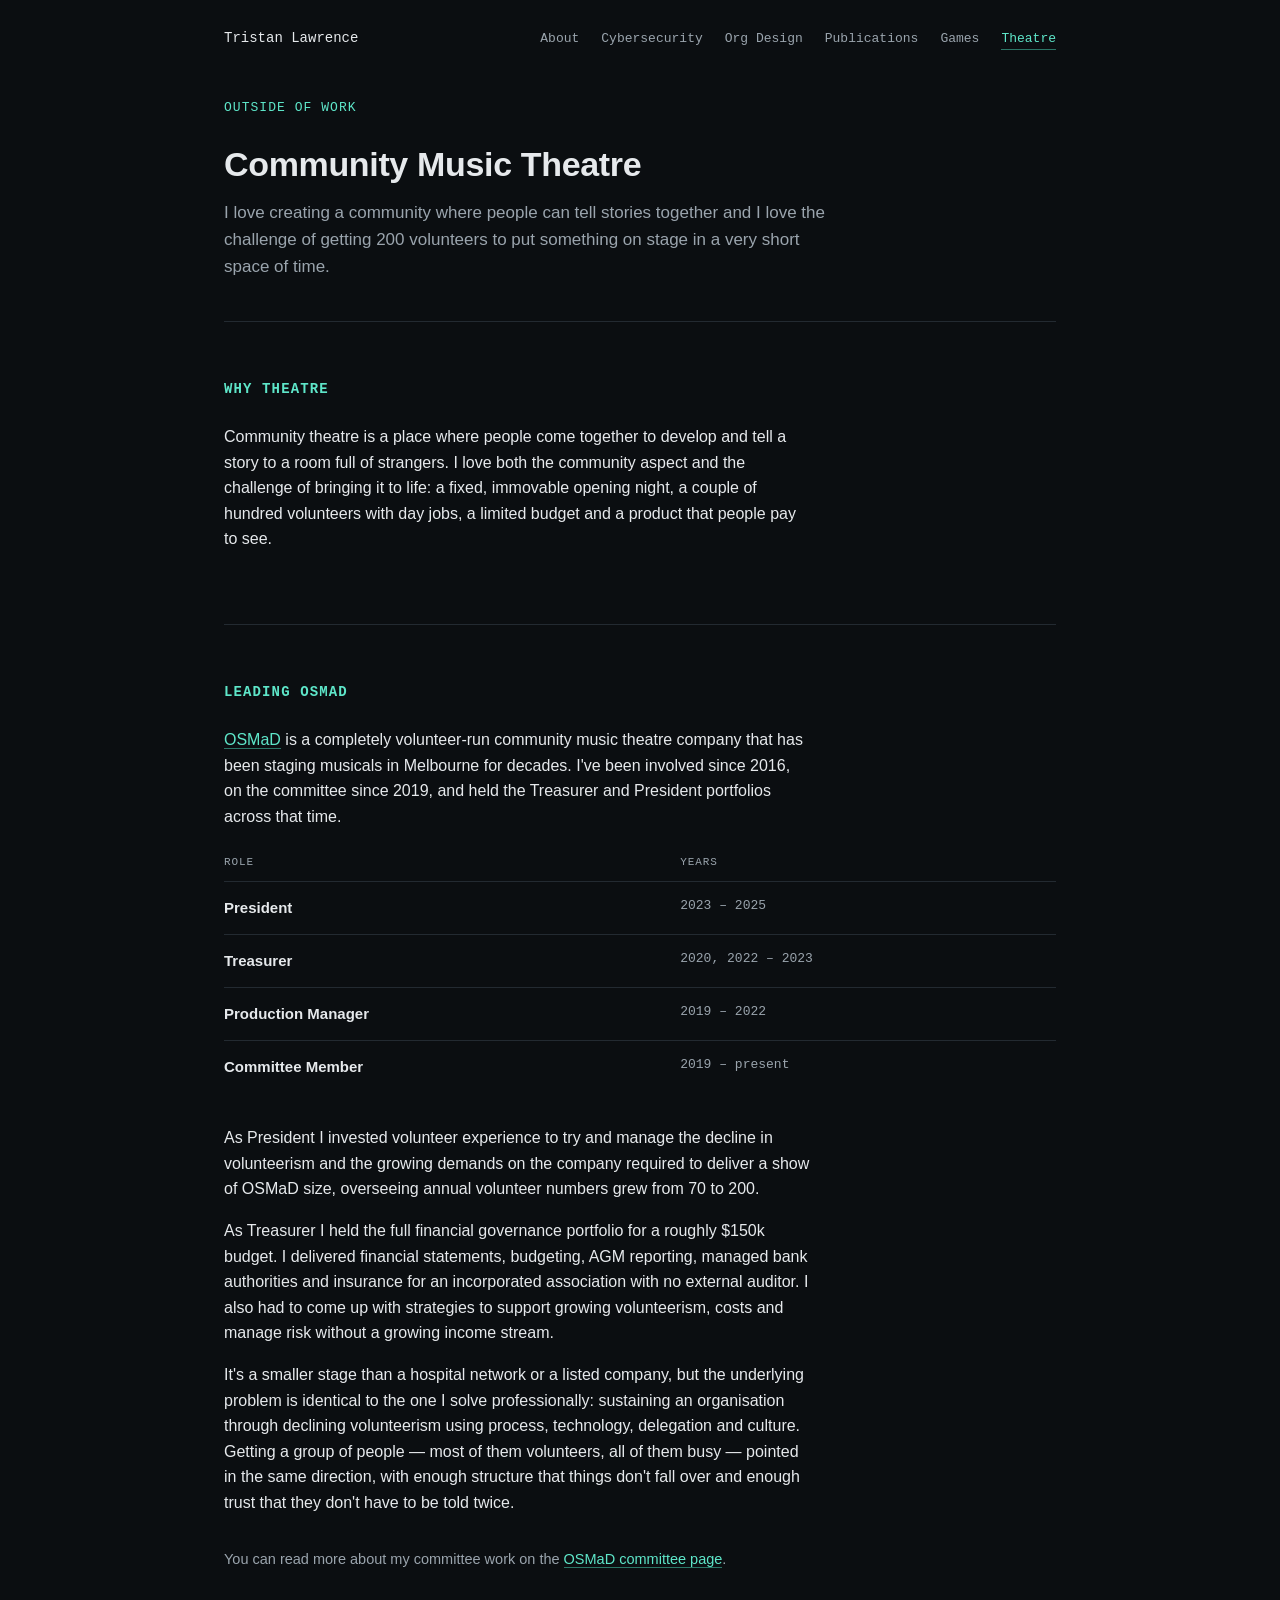
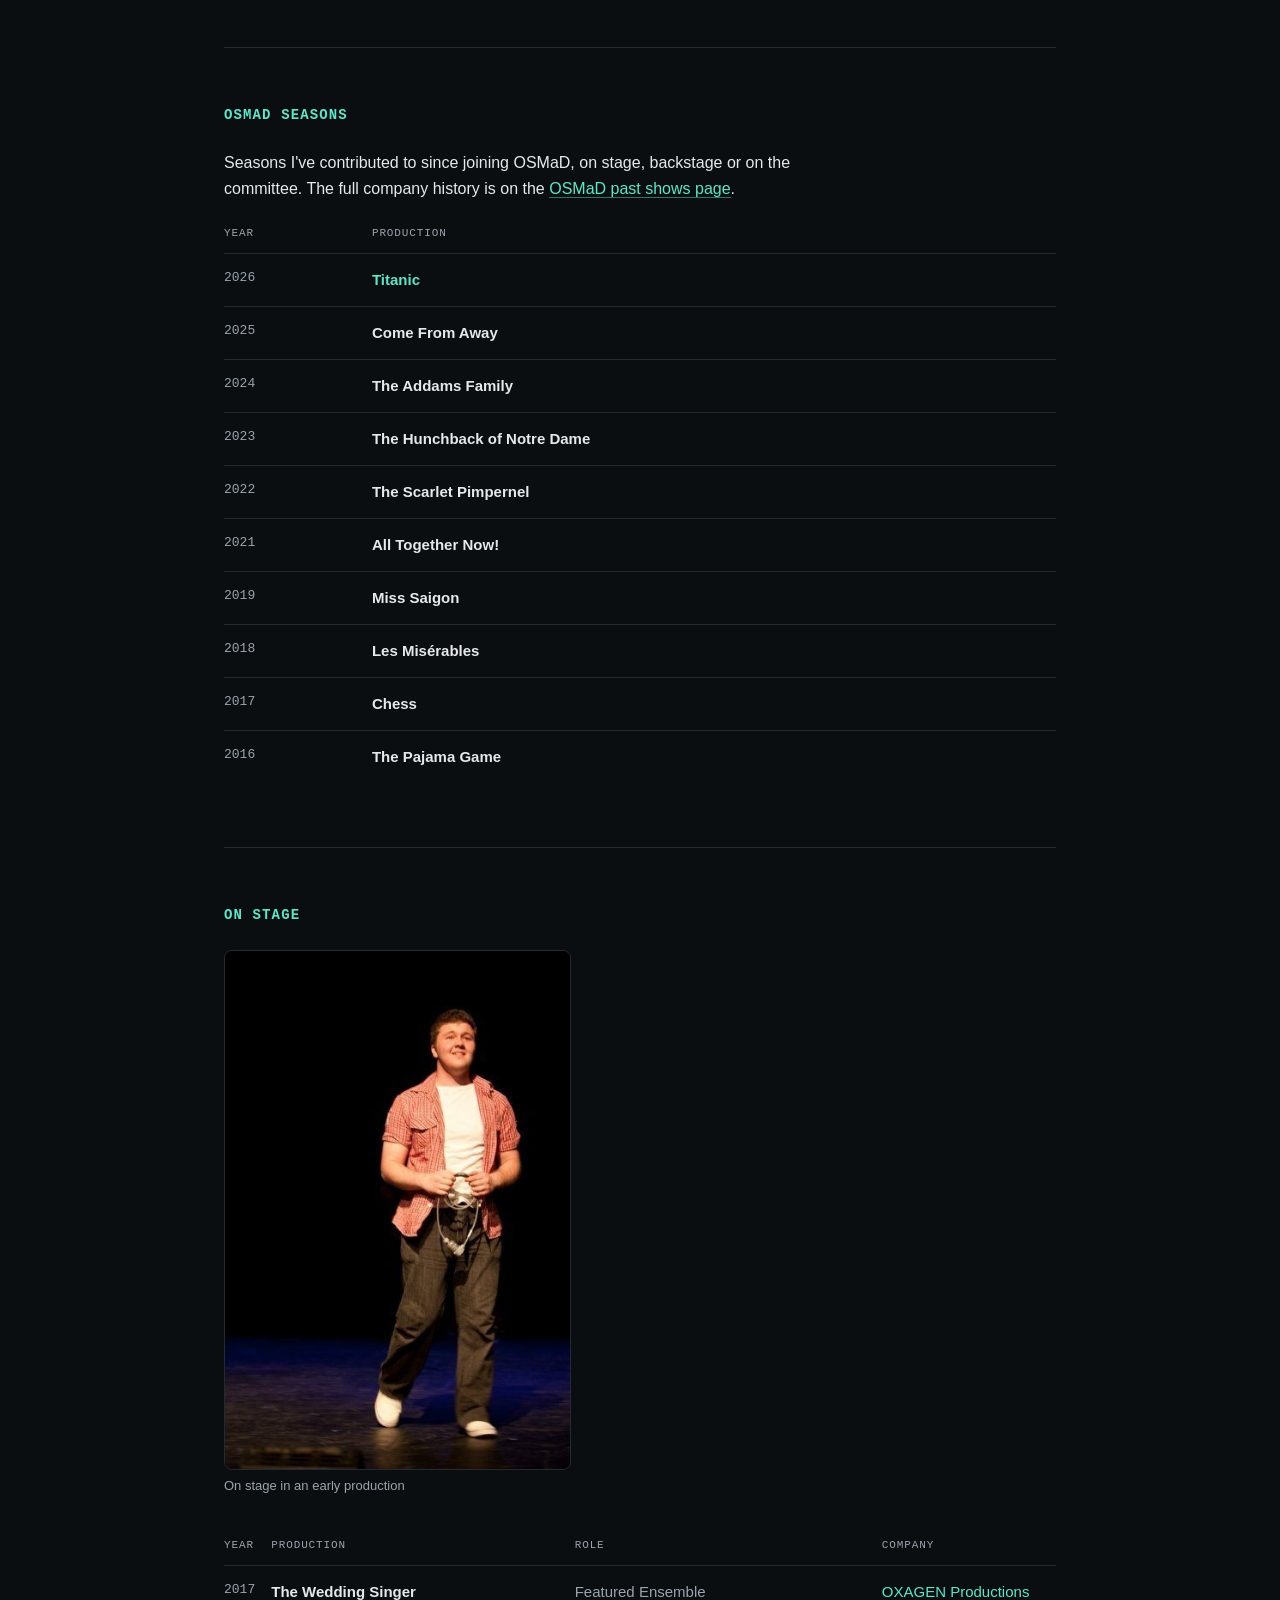
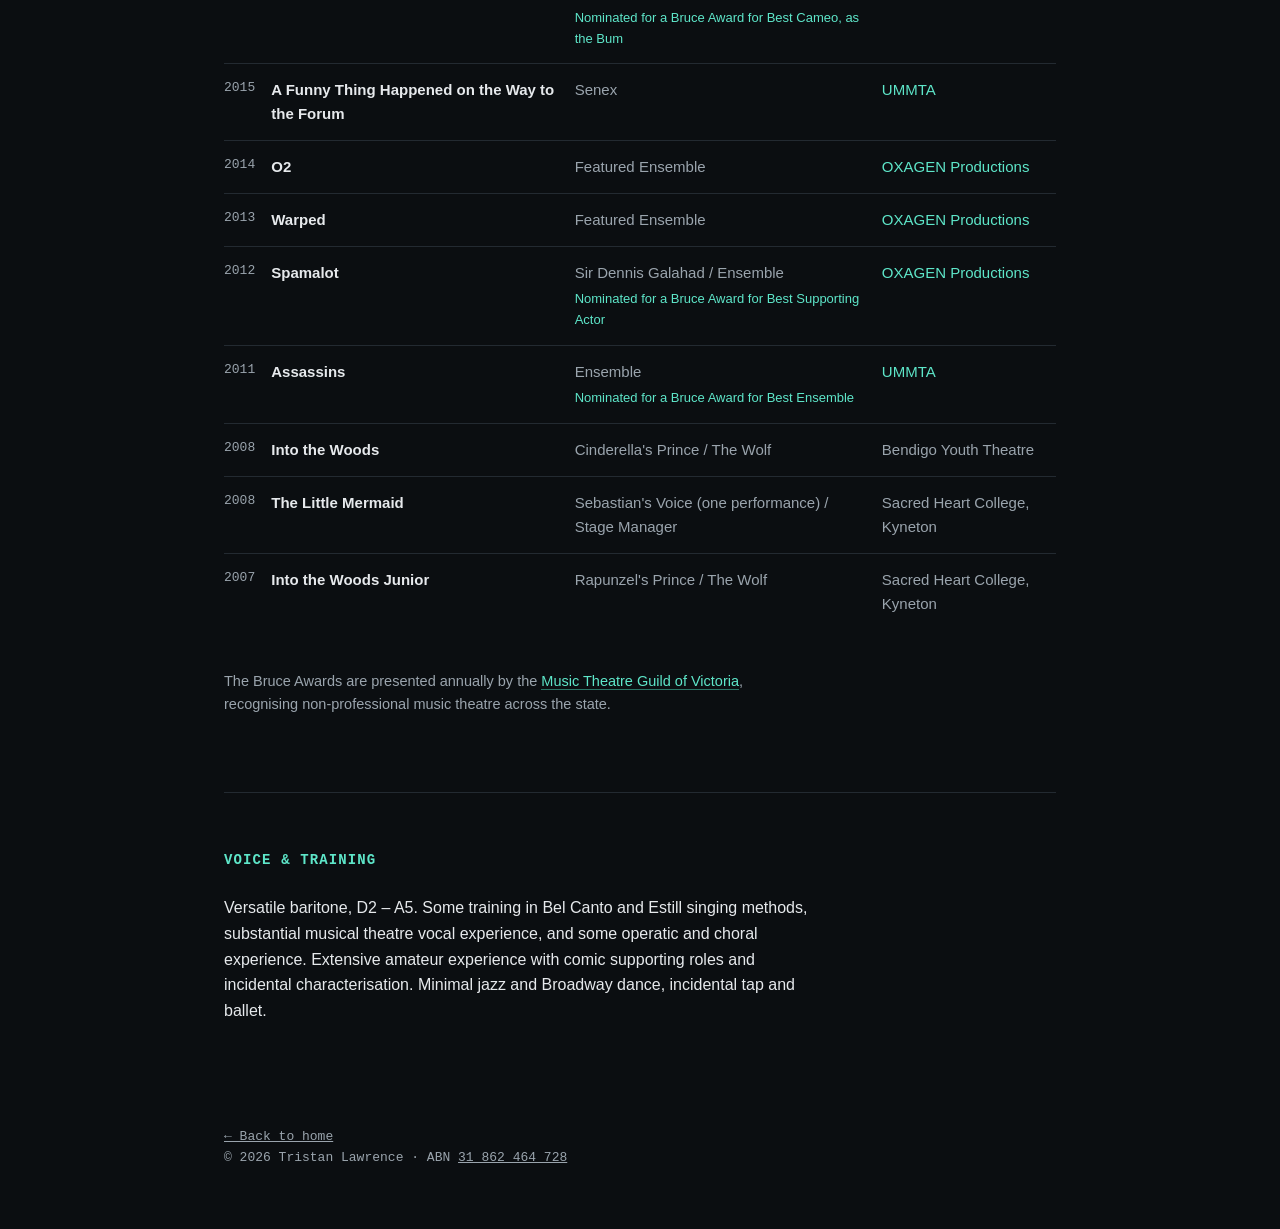
<file: theatre.html>
<!DOCTYPE html>
<html lang="en">
<head>
<meta charset="UTF-8">
<meta name="viewport" content="width=device-width, initial-scale=1.0">
<title>Community Music Theatre — Tristan Lawrence</title>
<link rel="stylesheet" href="assets/css/style.css">
</head>
<body>
<div class="wrap">
  <nav class="sitenav">
    <a class="brand" href="index.html">Tristan Lawrence</a>
    <ul>
      <li><a href="index.html">About</a></li>
      <li><a href="cybersecurity-services.html">Cybersecurity</a></li>
      <li><a href="organisational-design.html">Org Design</a></li>
      <li><a href="publications.html">Publications</a></li>
      <li><a href="games.html">Games</a></li>
      <li><a href="theatre.html" aria-current="page">Theatre</a></li>
    </ul>
  </nav>
  <header class="site">
    <p class="eyebrow">Outside of work</p>
    <h1>Community Music Theatre</h1>
    <p class="tagline">I love creating a community where people can tell stories together and I love the challenge of getting 200 volunteers to put something on stage in a very short space of time.</p>
  </header>

  <section>
    <h2>Why theatre</h2>
    <p>Community theatre is a place where people come together to develop and tell a story to a room full of strangers. I love both the community aspect and the challenge of bringing it to life:  a fixed, immovable opening night, a couple of hundred volunteers with day jobs, a limited budget and a product that people pay to see.</p>
    </section>

  <section class="photo-page">
    <h2>Leading OSMaD</h2>
    <p><a href="https://osmad.com.au/">OSMaD</a> is a completely volunteer-run community music theatre company that has been staging musicals in Melbourne for decades. I've been involved since 2016, on the committee since 2019, and held the Treasurer and President portfolios across that time.</p>
    <div class="table-scroll">
      <table class="credits">
        <thead>
          <tr><th>Role</th><th>Years</th></tr>
        </thead>
        <tbody>
          <tr><td class="show">President</td><td class="year">2023 – 2025</td></tr>
          <tr><td class="show">Treasurer</td><td class="year">2020, 2022 – 2023</td></tr>
          <tr><td class="show">Production Manager</td><td class="year">2019 – 2022</td></tr>
          <tr><td class="show">Committee Member</td><td class="year">2019 – present</td></tr>
        </tbody>
      </table>
    </div>
    <p style="margin-top:24px;">As President I invested volunteer experience to try and manage the decline in volunteerism and the growing demands on the company required to deliver a show of OSMaD size, overseeing annual volunteer numbers grew from 70 to 200. </p>
    <p>As Treasurer I held the full financial governance portfolio for a roughly $150k budget. I delivered financial statements, budgeting, AGM reporting, managed bank authorities and insurance for an incorporated association with no external auditor. I also had to come up with strategies to support growing volunteerism, costs and manage risk without a growing income stream.</p>
    <p>It's a smaller stage than a hospital network or a listed company, but the underlying problem is identical to the one I solve professionally: sustaining an organisation through declining volunteerism using process, technology, delegation and culture. Getting a group of people — most of them volunteers, all of them busy — pointed in the same direction, with enough structure that things don't fall over and enough trust that they don't have to be told twice.</p>
    <p class="note">You can read more about my committee work on the <a href="https://osmad.com.au/committee">OSMaD committee page</a>.</p>
  </section>

  <section>
    <h2>OSMaD seasons</h2>
    <p>Seasons I've contributed to since joining OSMaD, on stage, backstage or on the committee. The full company history is on the <a href="https://osmad.com.au/past-shows" class="inline-link">OSMaD past shows page</a>.</p>
    <div class="table-scroll">
      <table class="credits">
        <thead>
          <tr><th>Year</th><th>Production</th></tr>
        </thead>
        <tbody>
          <tr><td class="year">2026</td><td class="show"><a href="https://osmad.com.au/titanic">Titanic</a></td></tr>
          <tr><td class="year">2025</td><td class="show">Come From Away</td></tr>
          <tr><td class="year">2024</td><td class="show">The Addams Family</td></tr>
          <tr><td class="year">2023</td><td class="show">The Hunchback of Notre Dame</td></tr>
          <tr><td class="year">2022</td><td class="show">The Scarlet Pimpernel</td></tr>
          <tr><td class="year">2021</td><td class="show">All Together Now!</td></tr>
          <tr><td class="year">2019</td><td class="show">Miss Saigon</td></tr>
          <tr><td class="year">2018</td><td class="show">Les Misérables</td></tr>
          <tr><td class="year">2017</td><td class="show">Chess</td></tr>
          <tr><td class="year">2016</td><td class="show">The Pajama Game</td></tr>
        </tbody>
      </table>
    </div>
  </section>

  <section class="photo-page">
    <h2>On stage</h2>
    <img src="assets/img/theatre-1.jpg" alt="Tristan performing on stage in a community musical theatre production">
    <p class="caption">On stage in an early production</p>
    <div class="table-scroll">
      <table class="credits">
        <thead>
          <tr><th>Year</th><th>Production</th><th>Role</th><th>Company</th></tr>
        </thead>
        <tbody>
          <tr>
            <td class="year">2017</td>
            <td class="show">The Wedding Singer</td>
            <td class="role">Featured Ensemble<span class="note-inline">Nominated for a Bruce Award for Best Cameo, as the Bum</span></td>
            <td class="role"><a href="https://www.facebook.com/oxagenproductions/">OXAGEN Productions</a></td>
          </tr>
          <tr>
            <td class="year">2015</td>
            <td class="show">A Funny Thing Happened on the Way to the Forum</td>
            <td class="role">Senex</td>
            <td class="role"><a href="https://www.ummta.org/">UMMTA</a></td>
          </tr>
          <tr>
            <td class="year">2014</td>
            <td class="show">O2</td>
            <td class="role">Featured Ensemble</td>
            <td class="role"><a href="https://www.facebook.com/oxagenproductions/">OXAGEN Productions</a></td>
          </tr>
          <tr>
            <td class="year">2013</td>
            <td class="show">Warped</td>
            <td class="role">Featured Ensemble</td>
            <td class="role"><a href="https://www.facebook.com/oxagenproductions/">OXAGEN Productions</a></td>
          </tr>
          <tr>
            <td class="year">2012</td>
            <td class="show">Spamalot</td>
            <td class="role">Sir Dennis Galahad / Ensemble<span class="note-inline">Nominated for a Bruce Award for Best Supporting Actor</span></td>
            <td class="role"><a href="https://www.facebook.com/oxagenproductions/">OXAGEN Productions</a></td>
          </tr>
          <tr>
            <td class="year">2011</td>
            <td class="show">Assassins</td>
            <td class="role">Ensemble<span class="note-inline">Nominated for a Bruce Award for Best Ensemble</span></td>
            <td class="role"><a href="https://www.ummta.org/">UMMTA</a></td>
          </tr>
          <tr>
            <td class="year">2008</td>
            <td class="show">Into the Woods</td>
            <td class="role">Cinderella's Prince / The Wolf</td>
            <td class="role">Bendigo Youth Theatre</td>
          </tr>
          <tr>
            <td class="year">2008</td>
            <td class="show">The Little Mermaid</td>
            <td class="role">Sebastian's Voice (one performance) / Stage Manager</td>
            <td class="role">Sacred Heart College, Kyneton</td>
          </tr>
          <tr>
            <td class="year">2007</td>
            <td class="show">Into the Woods Junior</td>
            <td class="role">Rapunzel's Prince / The Wolf</td>
            <td class="role">Sacred Heart College, Kyneton</td>
          </tr>
        </tbody>
      </table>
    </div>
    <p class="note">The Bruce Awards are presented annually by the <a href="https://musictheatreguildvic.org/">Music Theatre Guild of Victoria</a>, recognising non-professional music theatre across the state.</p>
  </section>

  <section>
    <h2>Voice &amp; training</h2>
    <p>Versatile baritone, D2 – A5. Some training in Bel Canto and Estill singing methods, substantial musical theatre vocal experience, and some operatic and choral experience. Extensive amateur experience with comic supporting roles and incidental characterisation. Minimal jazz and Broadway dance, incidental tap and ballet.</p>
  </section>

  <footer class="site"><a href="index.html">← Back to home</a><br>© 2026 Tristan Lawrence · ABN <a href="https://abr.business.gov.au/ABN/View?abn=31862464728">31 862 464 728</a></footer>
</div>
</body>
</html>
</file>
<file: assets/css/style.css>
:root{
  --bg:#0b0e11;
  --bg-alt:#12161b;
  --border:#232a31;
  --text:#e6e9ec;
  --text-dim:#9aa4ad;
  --accent:#5ee6c9;
  --accent-dim:#2b7566;
  --mono:'SFMono-Regular',Consolas,'Liberation Mono',Menlo,monospace;
  --sans:-apple-system,BlinkMacSystemFont,'Segoe UI',Roboto,Helvetica,Arial,sans-serif;
}
*{box-sizing:border-box;}
body{
  margin:0;
  background:var(--bg);
  color:var(--text);
  font-family:var(--sans);
  line-height:1.6;
}
.wrap{max-width:880px;margin:0 auto;padding:0 24px;}

/* Site navigation */
.sitenav{
  display:flex;
  align-items:baseline;
  justify-content:space-between;
  gap:16px 28px;
  flex-wrap:wrap;
  padding:24px 0 0;
}
.sitenav .brand{
  font-family:var(--mono);
  font-size:14px;
  color:var(--text);
  text-decoration:none;
}
.sitenav .brand:hover{color:var(--accent);}
.sitenav ul{
  display:flex;
  gap:22px;
  list-style:none;
  margin:0;
  padding:0;
  flex-wrap:wrap;
}
.sitenav ul a{
  font-family:var(--mono);
  font-size:13px;
  color:var(--text-dim);
  text-decoration:none;
  padding-bottom:3px;
  border-bottom:1px solid transparent;
}
.sitenav ul a:hover{color:var(--accent);}
.sitenav ul a[aria-current="page"]{color:var(--accent);border-bottom-color:var(--accent-dim);}

/* Header / hero */
header.site{
  padding:48px 0 40px;
  border-bottom:1px solid var(--border);
}
.eyebrow{
  font-family:var(--mono);
  color:var(--accent);
  font-size:13px;
  letter-spacing:.08em;
  text-transform:uppercase;
  margin:0 0 18px;
}
.hero{
  display:flex;
  gap:36px;
  align-items:center;
  flex-wrap:wrap;
}
.hero img{
  width:140px;
  height:140px;
  border-radius:50%;
  object-fit:cover;
  object-position:center 22%;
  border:2px solid var(--border);
  flex-shrink:0;
}
h1{
  font-size:34px;
  margin:0 0 8px;
  letter-spacing:-.01em;
}
.tagline{
  color:var(--text-dim);
  font-size:17px;
  margin:0;
}
nav.social{
  margin-top:20px;
  display:flex;
  gap:18px;
  font-family:var(--mono);
  font-size:14px;
  flex-wrap:wrap;
}
nav.social a{
  color:var(--text-dim);
  text-decoration:none;
  border-bottom:1px solid transparent;
}
nav.social a:hover{color:var(--accent);border-color:var(--accent);}

/* Breadcrumb nav for subpages */
nav.crumb{
  padding:20px 0 0;
  font-family:var(--mono);
  font-size:13px;
}
nav.crumb a{color:var(--accent);text-decoration:none;}
nav.crumb a:hover{text-decoration:underline;}

/* Sections */
section{padding:56px 0;border-bottom:1px solid var(--border);}
section:last-of-type{border-bottom:none;}
h2{
  font-family:var(--mono);
  font-size:14px;
  text-transform:uppercase;
  letter-spacing:.08em;
  color:var(--accent);
  margin:0 0 24px;
}
p{color:var(--text);max-width:66ch;}
.interests a,section p a{color:var(--accent);text-decoration:none;border-bottom:1px solid var(--accent-dim);}
.interests a:hover,section p a:hover{border-color:var(--accent);}
section p.note a{border-bottom-color:var(--accent-dim);}

/* Services grid */
.services{
  display:grid;
  grid-template-columns:repeat(auto-fit,minmax(220px,1fr));
  gap:24px;
}
.service{
  background:var(--bg-alt);
  border:1px solid var(--border);
  border-radius:8px;
  padding:22px;
}
.service h3{
  margin:0 0 10px;
  font-size:16px;
  color:var(--text);
}
.service p{margin:0;font-size:14.5px;color:var(--text-dim);}
.service .tag{
  display:inline-block;
  font-family:var(--mono);
  font-size:11px;
  color:var(--accent);
  border:1px solid var(--accent-dim);
  border-radius:4px;
  padding:2px 8px;
  margin-bottom:12px;
}
.service-link{
  display:block;
  text-decoration:none;
  transition:border-color .15s ease, transform .15s ease;
}
.service-link:hover{
  border-color:var(--accent-dim);
  transform:translateY(-2px);
}
.service-link .arrow{
  display:inline-block;
  margin-top:14px;
  font-family:var(--mono);
  font-size:13px;
  color:var(--accent);
}

.cta{
  display:inline-block;
  margin-top:8px;
  padding:12px 22px;
  background:var(--accent);
  color:#0b0e11;
  font-weight:600;
  text-decoration:none;
  border-radius:6px;
  font-size:15px;
}

/* Photo pages (theatre / megagames) */
.photo-page img{
  display:block;
  max-width:100%;
  max-height:520px;
  width:auto;
  border-radius:8px;
  border:1px solid var(--border);
  margin:8px 0 6px;
}
.photo-page .caption{
  color:var(--text-dim);
  font-size:13px;
  margin:0 0 32px;
}
.gallery{
  display:grid;
  grid-template-columns:repeat(auto-fit,minmax(260px,1fr));
  gap:24px;
}
.gallery figure{margin:0;}
.gallery img{width:100%;border-radius:8px;border:1px solid var(--border);}
.gallery figcaption{color:var(--text-dim);font-size:13px;margin-top:8px;}

/* Credit / role tables */
.credits{
  width:100%;
  border-collapse:collapse;
  margin:8px 0 8px;
  font-size:15px;
}
.credits th{
  text-align:left;
  font-family:var(--mono);
  font-size:11px;
  letter-spacing:.08em;
  text-transform:uppercase;
  color:var(--text-dim);
  font-weight:400;
  padding:0 16px 10px 0;
  border-bottom:1px solid var(--border);
}
.credits td{
  padding:14px 16px 14px 0;
  border-bottom:1px solid var(--border);
  vertical-align:top;
  color:var(--text);
}
.credits td:last-child,.credits th:last-child{padding-right:0;}
.credits tr:last-child td{border-bottom:none;}
.credits .year{
  font-family:var(--mono);
  font-size:13px;
  color:var(--text-dim);
  white-space:nowrap;
}
.credits .role{color:var(--text-dim);}
.credits .show{font-weight:600;}
.credits a{color:var(--accent);text-decoration:none;}
.credits a:hover{text-decoration:underline;}
.credits .note-inline{
  display:block;
  font-size:13px;
  color:var(--accent);
  margin-top:4px;
}
.table-scroll{overflow-x:auto;}

/* Decision flow */
.flow-start{
  display:inline-block;
  position:relative;
  border:1px solid var(--accent-dim);
  background:var(--bg-alt);
  border-radius:6px;
  padding:14px 22px;
  margin-bottom:16px;
  font-family:var(--mono);
  font-size:14px;
  color:var(--accent);
}
.flow-start::after{
  content:"";
  position:absolute;
  left:22px;
  top:100%;
  width:2px;
  height:16px;
  background:var(--border);
}
.flow-branches{
  margin:0 0 0 22px;
  padding:0;
  border-left:2px solid var(--border);
  list-style:none;
}
.flow-branch{
  position:relative;
  padding:0 0 4px 30px;
  margin:0 0 22px;
}
.flow-branch:last-child{margin-bottom:0;}
.flow-branch::before{
  content:"";
  position:absolute;
  left:0;
  top:13px;
  width:20px;
  height:2px;
  background:var(--border);
}
.flow-problem{
  margin:0 0 6px;
  color:var(--text);
  font-size:15.5px;
}
.flow-answer{
  margin:0;
  font-family:var(--mono);
  font-size:13.5px;
  color:var(--text-dim);
}

/* Nested branches */
.flow-branch > .flow-branches{
  margin:12px 0 0 8px;
  padding:0;
}
.flow-branch > .flow-branches > .flow-branch{
  padding-left:24px;
  margin-bottom:16px;
}
.flow-branch > .flow-branches > .flow-branch:last-child{margin-bottom:2px;}
.flow-q{
  margin:0 0 6px;
  color:var(--text-dim);
  font-size:14.5px;
  font-style:italic;
}
.flow-branch .flow-branch .flow-problem{font-size:14.5px;color:var(--text-dim);}
.flow-answer a{
  color:var(--accent);
  text-decoration:none;
  border-bottom:1px solid var(--accent-dim);
}
.flow-answer a:hover{border-color:var(--accent);}

/* Service detail pages */
.offer-list{
  display:flex;
  flex-direction:column;
  gap:0;
}
.offer{
  padding:26px 0;
  border-bottom:1px solid var(--border);
}
.offer:last-child{border-bottom:none;}
.offer h3{
  margin:0 0 8px;
  font-size:18px;
  color:var(--text);
}
.offer h3 a{
  color:var(--accent);
  text-decoration:none;
  border-bottom:1px solid var(--accent-dim);
}
.offer h3 a:hover{border-color:var(--accent);}
.offer p{margin:0;font-size:15px;color:var(--text-dim);}

.note{
  color:var(--text-dim);
  font-size:14.5px;
  margin:32px 0 20px;
}

footer.site{
  padding:32px 0 60px;
  color:var(--text-dim);
  font-size:13px;
  font-family:var(--mono);
}
footer.site a{color:var(--text-dim);}
</file>
